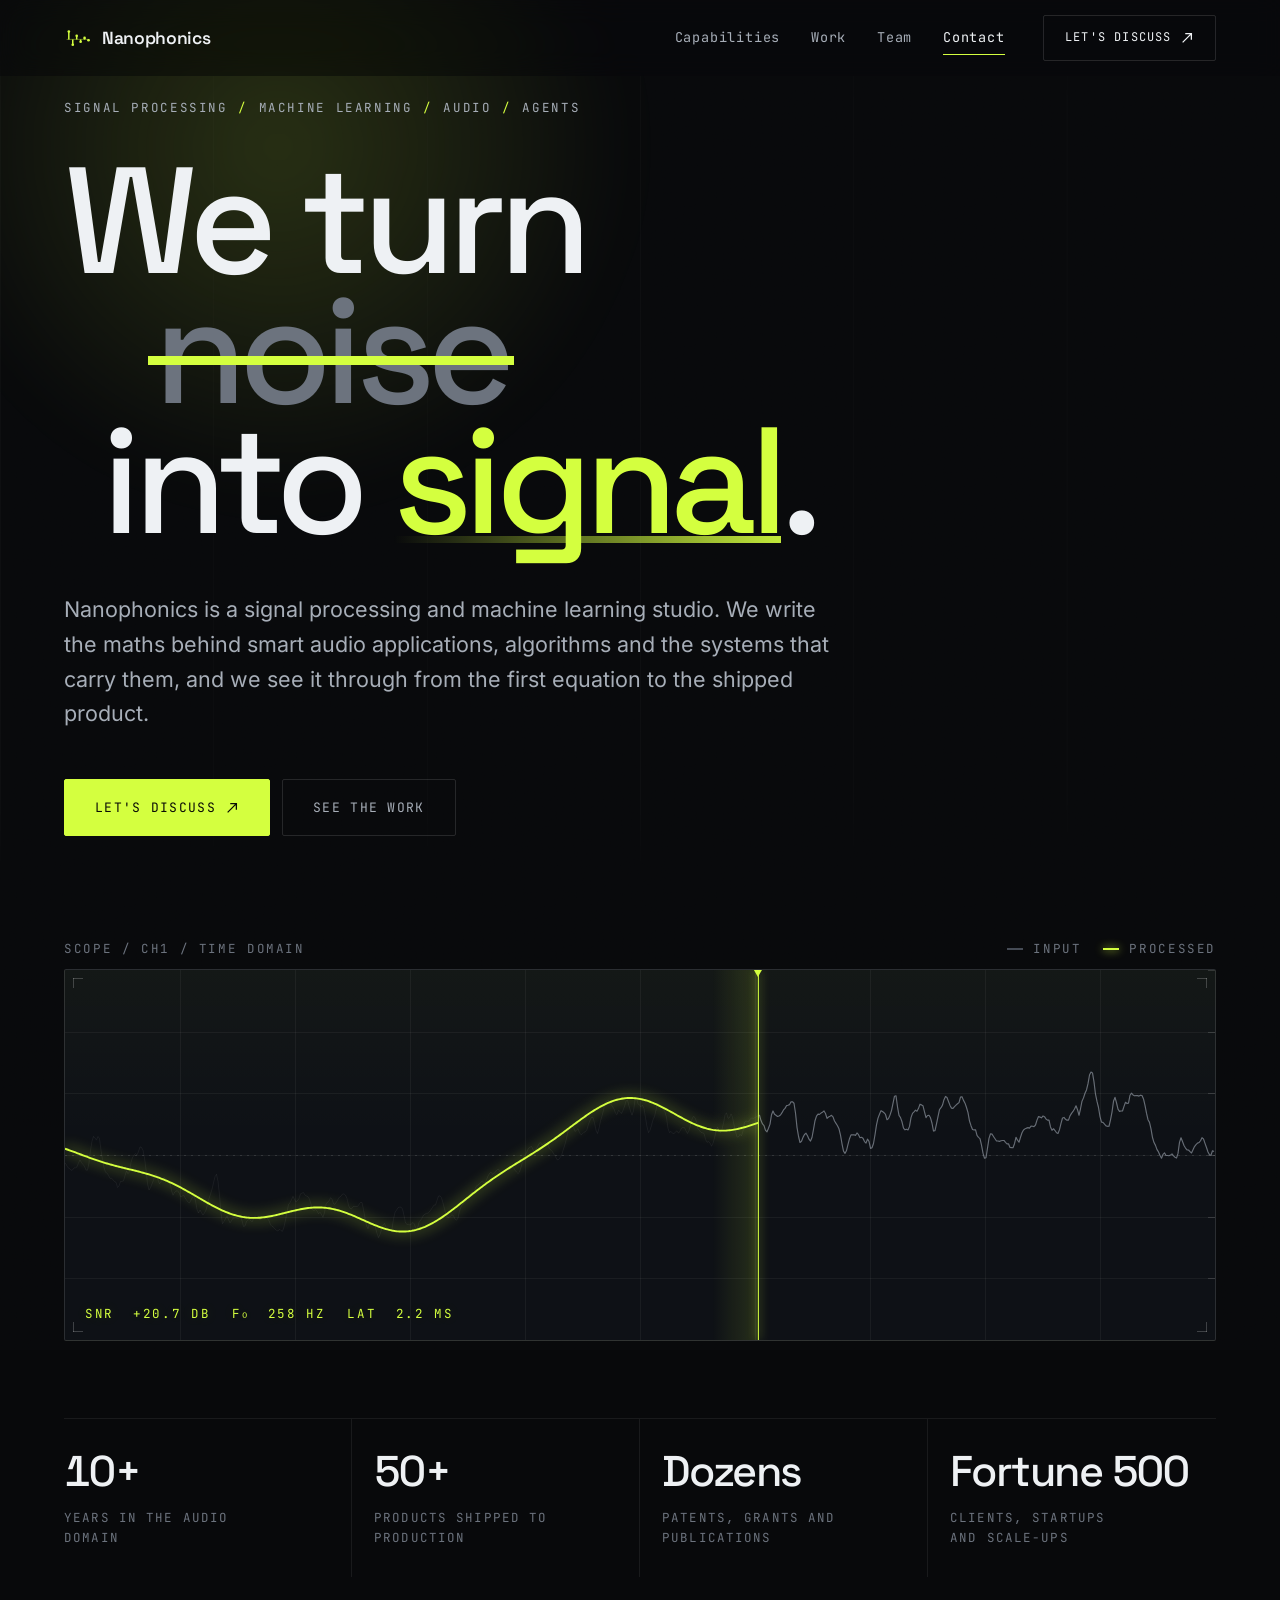
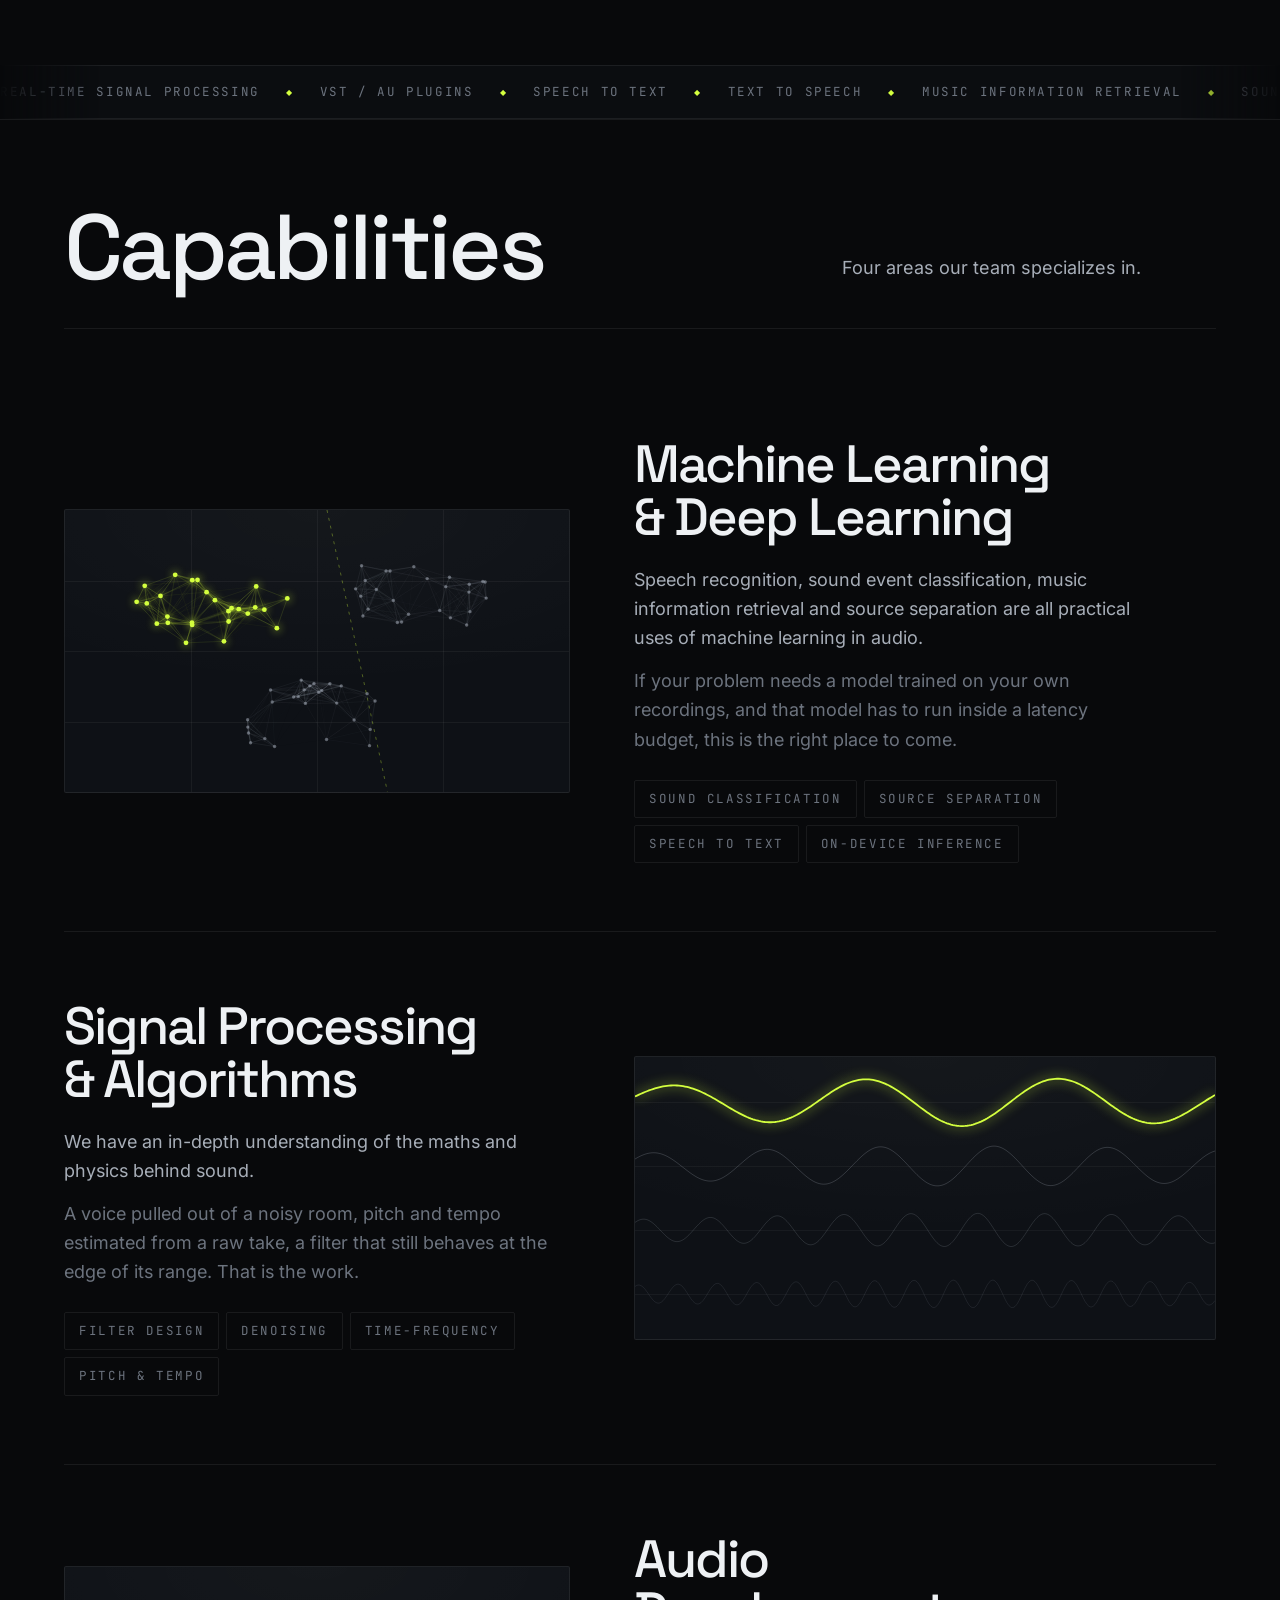
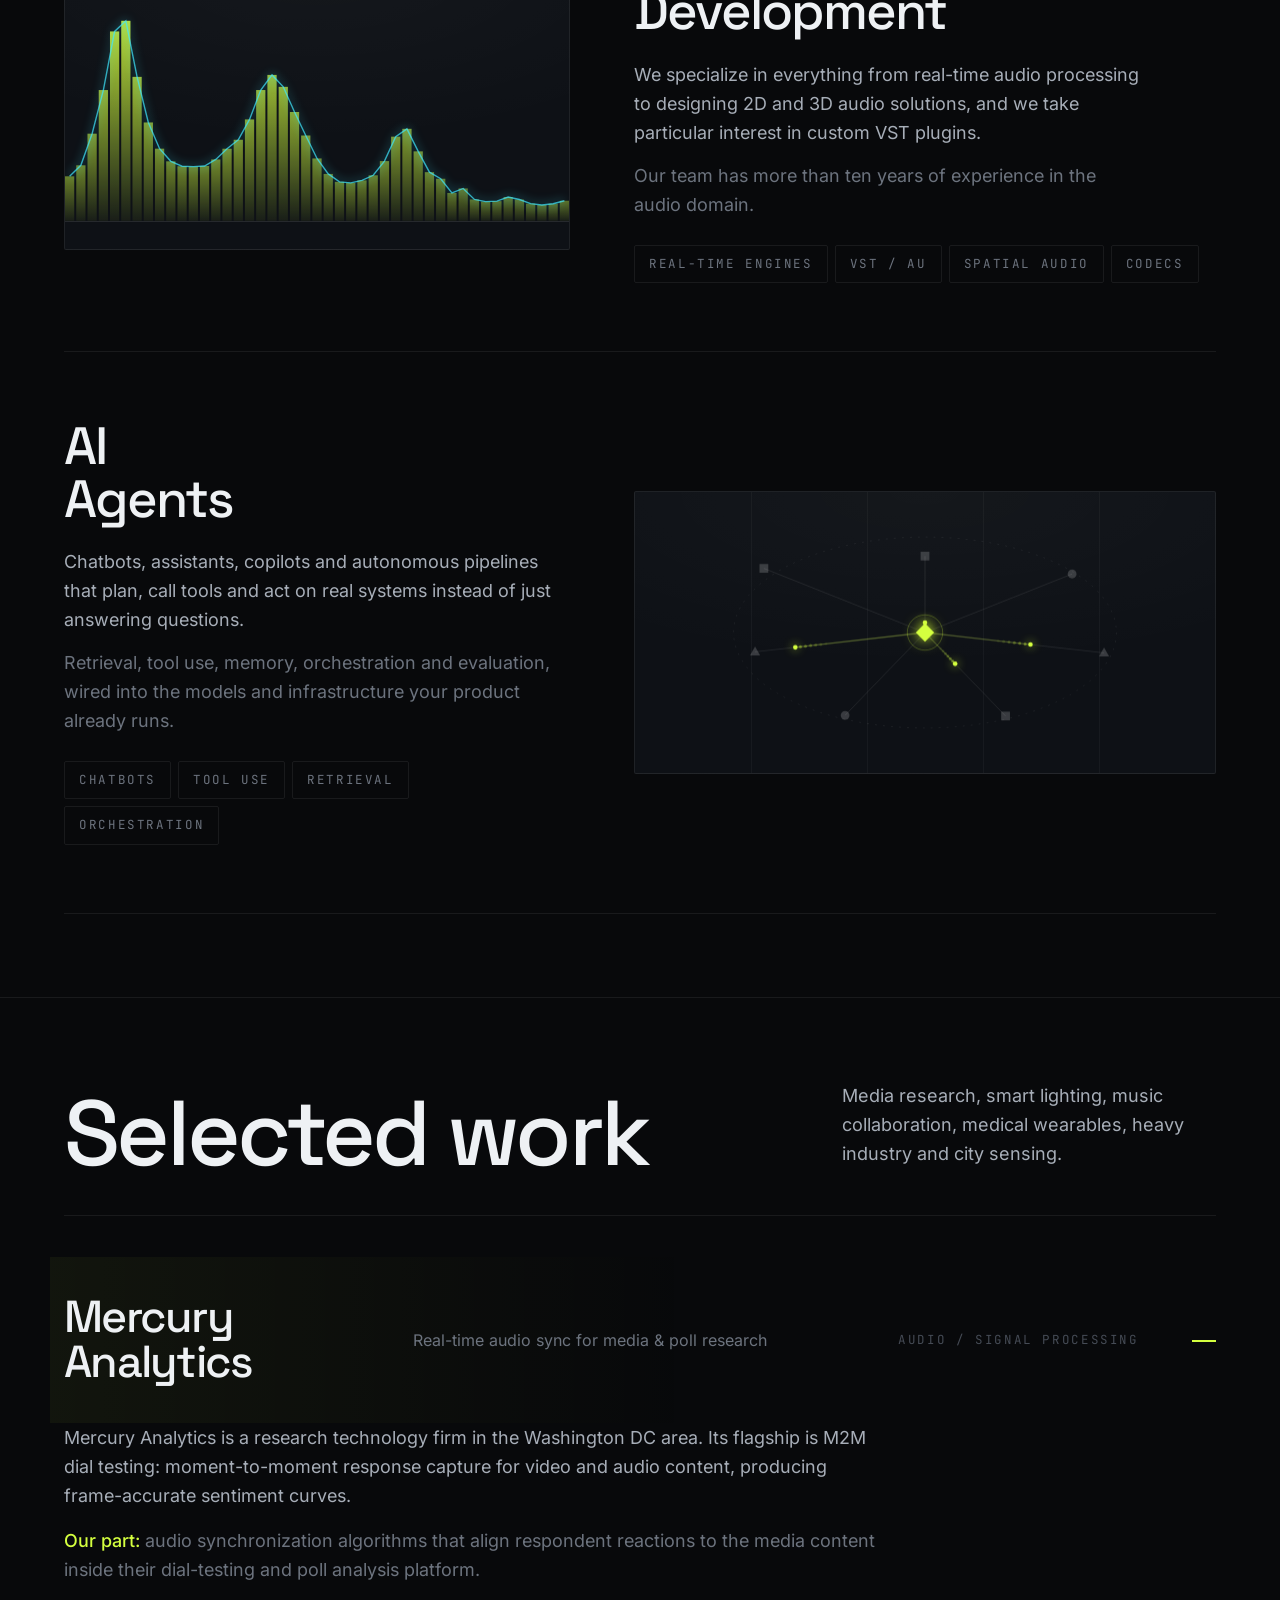
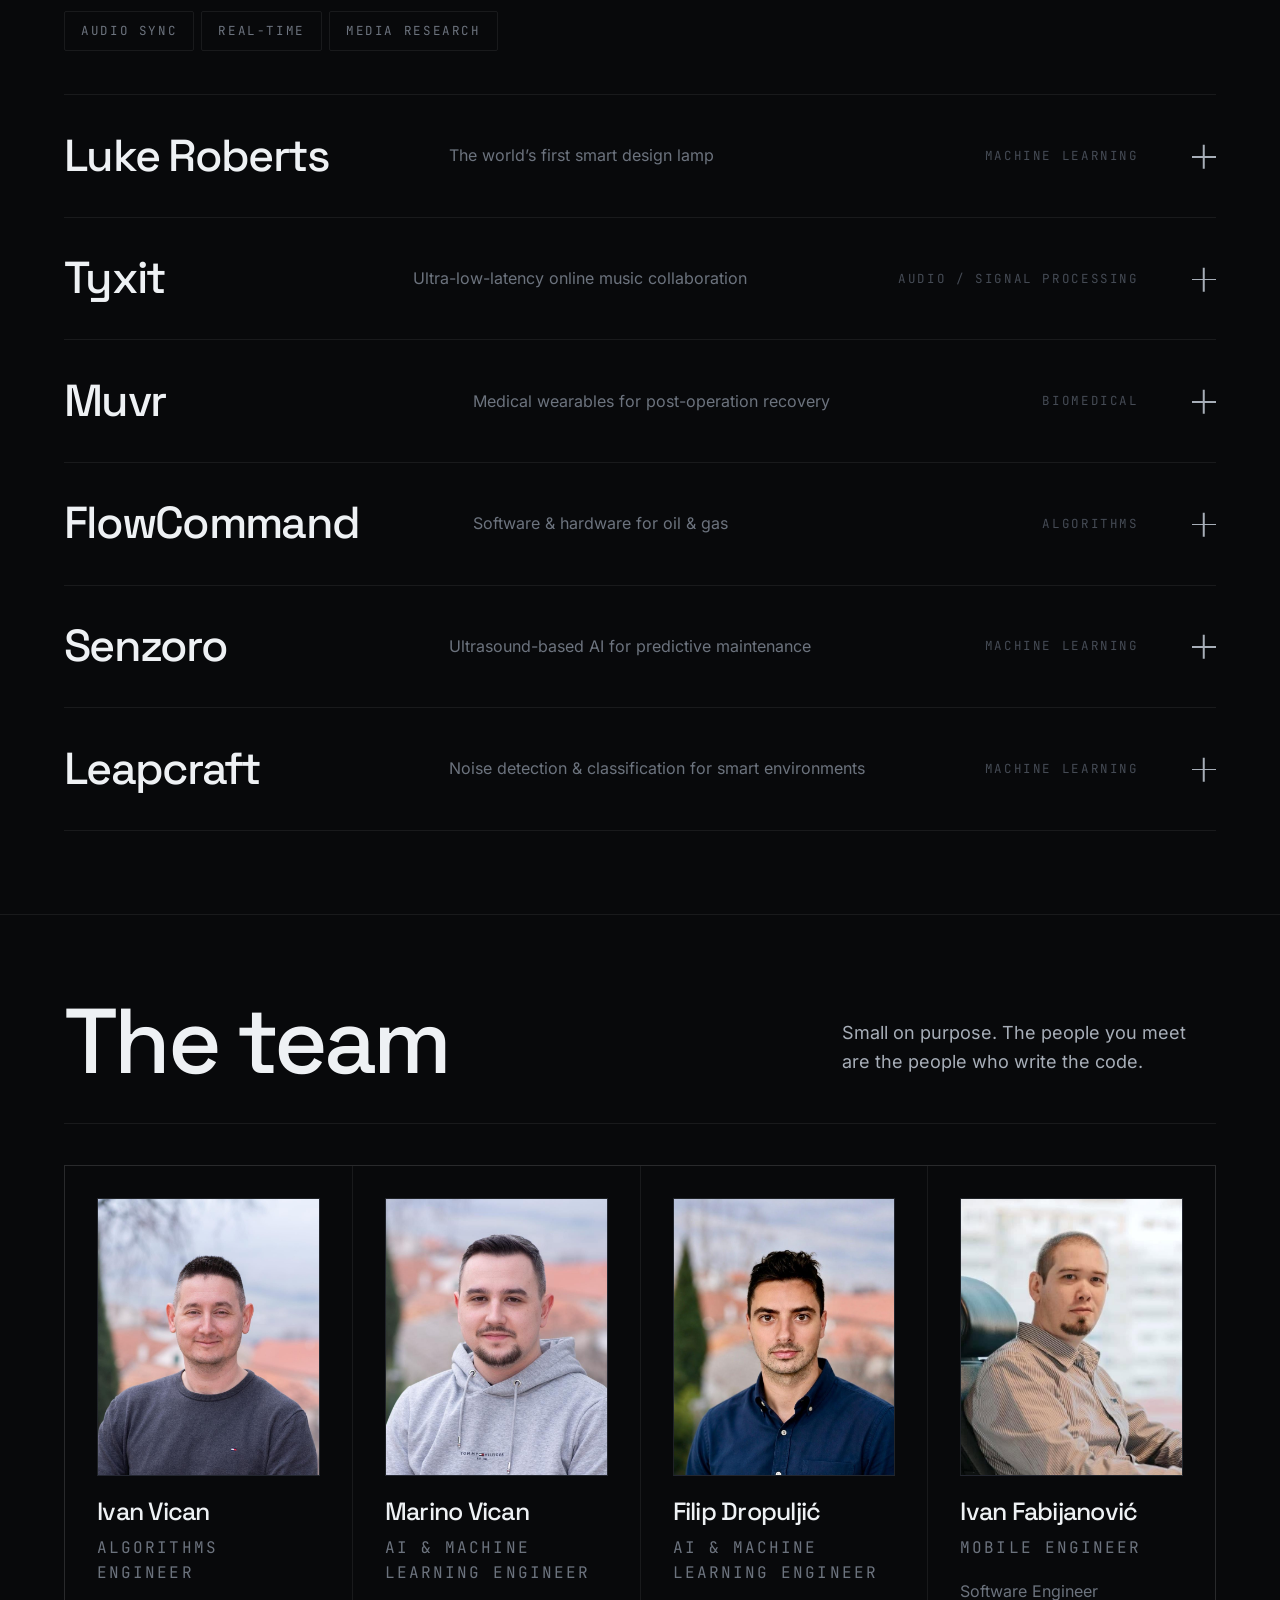
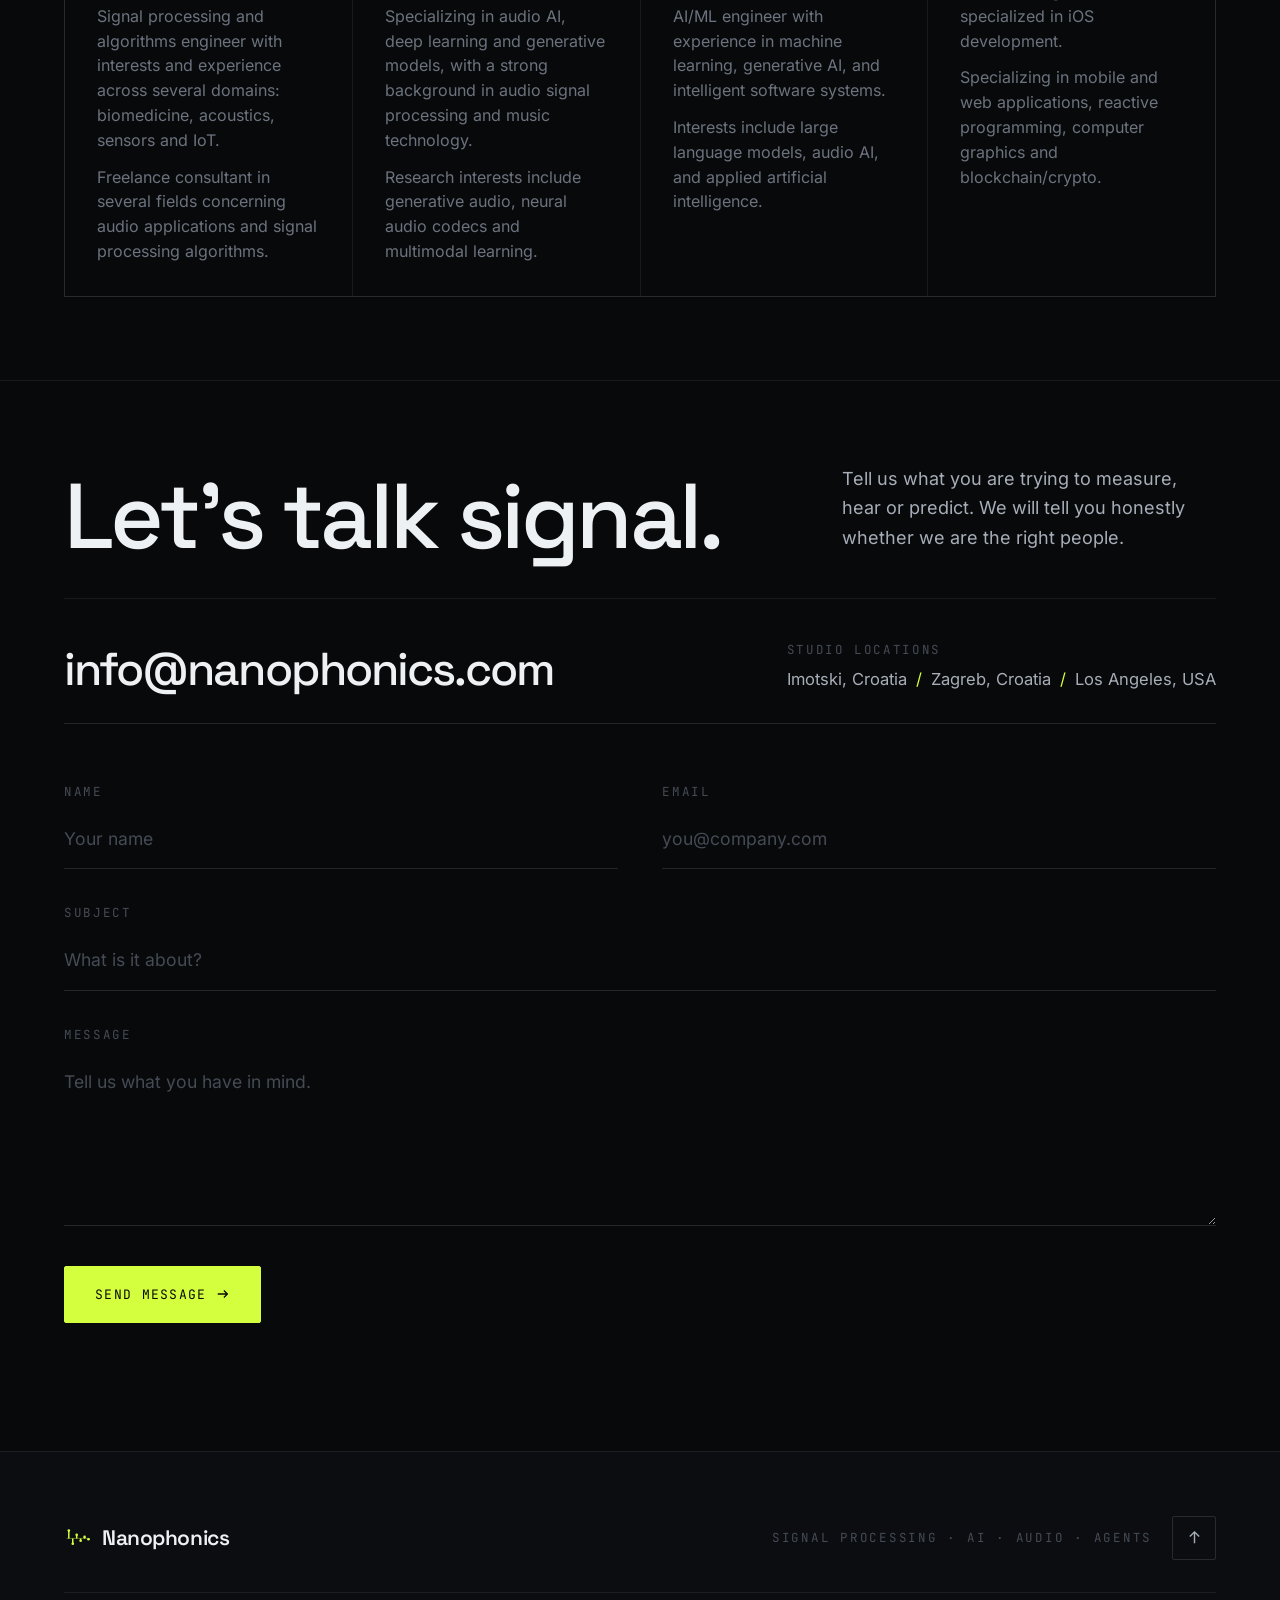
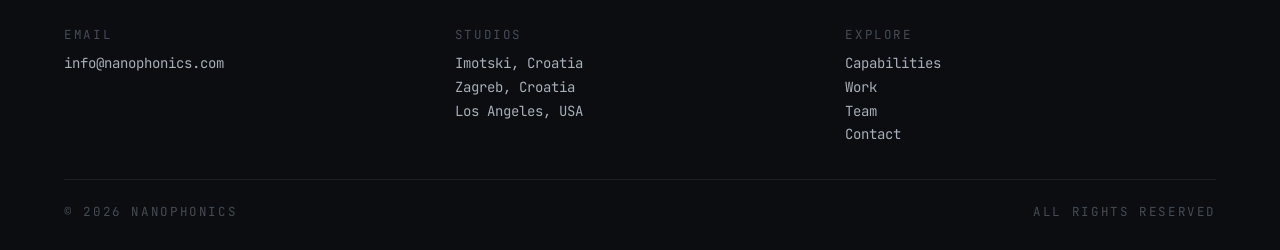
<file: index.html>
<!DOCTYPE html>
<html lang="en">
<head>
<meta charset="utf-8" />
<meta name="viewport" content="width=device-width, initial-scale=1, viewport-fit=cover" />
<title>Nanophonics | Signal Processing, Machine Learning &amp; Audio</title>
<meta name="description" content="Nanophonics is a signal processing and machine learning studio. We write the maths behind smart audio applications, algorithms and the systems that carry them." />
<meta name="theme-color" content="#08090b" />

<meta property="og:type" content="website" />
<meta property="og:title" content="Nanophonics. We turn noise into signal." />
<meta property="og:description" content="A signal processing and machine learning studio. Real-time audio, machine learning and AI agents, from the first equation to the shipped product." />
<meta property="og:url" content="https://www.nanophonics.com/" />
<meta property="og:image" content="https://www.nanophonics.com/assets/img/og.png" />
<meta name="twitter:card" content="summary_large_image" />

<link rel="canonical" href="https://www.nanophonics.com/" />
<link rel="icon" href="assets/img/favicon.svg" type="image/svg+xml" />
<link rel="apple-touch-icon" href="assets/img/favicon.svg" />

<!-- Fonts are self-hosted in assets/fonts. No third-party requests. -->
<link rel="preload" as="font" type="font/woff2" href="assets/fonts/spacegrotesk-latin.woff2" crossorigin />
<link rel="preload" as="font" type="font/woff2" href="assets/fonts/inter-latin.woff2" crossorigin />
<link rel="preload" as="font" type="font/woff2" href="assets/fonts/jetbrainsmono-latin.woff2" crossorigin />

<link rel="stylesheet" href="assets/css/style.css" />

<!-- Gates the "hidden until revealed" styles. If main.js fails to load or JS is
     off, this class is never set and every section renders plainly visible. -->
<script>document.documentElement.classList.add('js');</script>

<script type="application/ld+json">
{
  "@context": "https://schema.org",
  "@type": "ProfessionalService",
  "name": "Nanophonics",
  "url": "https://www.nanophonics.com/",
  "email": "info@nanophonics.com",
  "description": "Signal processing, machine learning, audio development and AI agents.",
  "address": [
    { "@type": "PostalAddress", "addressLocality": "Imotski", "addressCountry": "HR" },
    { "@type": "PostalAddress", "addressLocality": "Zagreb", "addressCountry": "HR" },
    { "@type": "PostalAddress", "addressLocality": "Los Angeles", "addressRegion": "CA", "addressCountry": "US" }
  ]
}
</script>
</head>

<body>
<a class="skip" href="#main">Skip to content</a>

<!-- ══ grain + grid overlay ══ -->
<div class="fx-grid" aria-hidden="true"></div>
<div class="fx-noise" aria-hidden="true"></div>

<!-- ══════════════════ NAV ══════════════════ -->
<header class="nav" id="nav">
  <div class="nav__inner">
    <a class="brand" href="#top" aria-label="Nanophonics home">
      <svg class="brand__mark" viewBox="0 0 32 24" aria-hidden="true" fill="none" stroke="currentColor">
        <path class="brand__axis" d="M3 13 H29" stroke-width="1" opacity=".45"/>
        <path d="M5.5 13 V4 M10 13 V19.2 M14.5 13 V8.8 M19 13 V15.7 M23.5 13 V11.3 M28 13 V14" stroke-width="1.7"/>
        <g fill="currentColor" stroke="none">
          <circle cx="5.5" cy="4" r="1.5"/><circle cx="10" cy="19.2" r="1.5"/><circle cx="14.5" cy="8.8" r="1.5"/>
          <circle cx="19" cy="15.7" r="1.5"/><circle cx="23.5" cy="11.3" r="1.5"/><circle cx="28" cy="14" r="1.5"/>
        </g>
      </svg>
      <span class="brand__word">Nanophonics</span>
    </a>

    <nav class="nav__links" aria-label="Primary">
      <a href="#capabilities" data-nav>Capabilities</a>
      <a href="#work"         data-nav>Work</a>
      <a href="#team"         data-nav>Team</a>
      <a href="#contact"      data-nav>Contact</a>
    </nav>

    <a class="btn btn--sm nav__cta" href="#contact">
      <span>Let's discuss</span>
      <svg viewBox="0 0 16 16" aria-hidden="true"><path d="M3 13 L13 3 M6 3 h7 v7" fill="none" stroke="currentColor" stroke-width="1.5"/></svg>
    </a>

    <button class="nav__burger" id="burger" aria-label="Open menu" aria-expanded="false" aria-controls="mobilemenu">
      <span></span><span></span>
    </button>
  </div>
  <div class="nav__rail" aria-hidden="true"><i id="navRail"></i></div>
</header>

<div class="mobilemenu" id="mobilemenu" hidden>
  <a href="#capabilities">Capabilities</a>
  <a href="#work">Work</a>
  <a href="#team">Team</a>
  <a href="#contact">Contact</a>
  <a class="mobilemenu__mail" href="mailto:info@nanophonics.com">info@nanophonics.com</a>
</div>

<main id="main">
<span id="top"></span>

<!-- ══════════════════ HERO ══════════════════ -->
<section class="hero">
  <div class="wrap hero__inner">

    <p class="eyebrow" data-r>
      Signal processing<i>/</i>Machine Learning<i>/</i>Audio<i>/</i>Agents
    </p>

    <h1 class="hero__h1">
      <span class="line" data-r data-r-d="1">We turn</span>
      <span class="line" data-r data-r-d="2"><span class="strike">noise</span></span>
      <span class="line" data-r data-r-d="3">into <span class="hl">signal<i class="hl__u"></i></span>.</span>
    </h1>

    <p class="hero__lede" data-r data-r-d="4">
      Nanophonics is a signal&nbsp;processing and machine&nbsp;learning studio. We write the maths
      behind smart audio applications, algorithms and the systems that carry them,
      and we see it through from the first equation to the shipped product.
    </p>

    <div class="hero__cta" data-r data-r-d="5">
      <a class="btn btn--fill" href="#contact">
        <span>Let's discuss</span>
        <svg viewBox="0 0 16 16" aria-hidden="true"><path d="M3 13 L13 3 M6 3 h7 v7" fill="none" stroke="currentColor" stroke-width="1.5"/></svg>
      </a>
      <a class="btn btn--ghost" href="#work"><span>See the work</span></a>
    </div>
  </div>

  <!-- live denoise scope -->
  <figure class="scope" data-r data-r-d="6">
    <figcaption class="scope__head">
      <span class="scope__tag">SCOPE / CH1 / TIME DOMAIN</span>
      <span class="scope__legend">
        <b class="k k--dim"></b>input
        <b class="k k--acc"></b>processed
      </span>
    </figcaption>
    <div class="scope__frame">
      <canvas id="scopeCanvas" aria-label="Animated oscilloscope showing a noisy input signal being cleaned by a processing edge sweeping across the screen." role="img"></canvas>
      <div class="scope__readout">
        <span data-ro="snr">SNR &nbsp;+00.0 dB</span>
        <span data-ro="f0">f₀ &nbsp;000 Hz</span>
        <span data-ro="lat">LAT &nbsp;0.0 ms</span>
      </div>
    </div>
  </figure>

  <!-- stats -->
  <div class="wrap">
    <dl class="stats" data-r>
      <div class="stats__i"><dt data-count="10" data-suffix="+">10+</dt><dd>years in the audio domain</dd></div>
      <div class="stats__i"><dt data-count="50" data-suffix="+">50+</dt><dd>products shipped to production</dd></div>
      <div class="stats__i"><dt class="stats__nc">Dozens</dt><dd>patents, grants and publications</dd></div>
      <div class="stats__i"><dt class="stats__nc">Fortune&nbsp;500</dt><dd>clients, startups and scale-ups</dd></div>
    </dl>
  </div>
</section>

<!-- ══════════════════ TICKER ══════════════════ -->
<div class="ticker" aria-hidden="true">
  <div class="ticker__track">
    <!-- the set is duplicated so the -50% loop meets itself exactly, with no gap -->
    <div class="ticker__set">
      <span>real-time signal processing</span><i>◆</i><span>VST&nbsp;/&nbsp;AU plugins</span><i>◆</i><span>speech to text</span><i>◆</i>
      <span>text to speech</span><i>◆</i><span>music information retrieval</span><i>◆</i><span>sound classification</span><i>◆</i>
      <span>3D&nbsp;&amp;&nbsp;binaural audio</span><i>◆</i><span>sensor fusion</span><i>◆</i><span>performance optimization</span><i>◆</i>
      <span>audio codecs</span><i>◆</i><span>biomedical audio</span><i>◆</i><span>AI agents</span><i>◆</i>
    </div>
    <div class="ticker__set">
      <span>real-time signal processing</span><i>◆</i><span>VST&nbsp;/&nbsp;AU plugins</span><i>◆</i><span>speech to text</span><i>◆</i>
      <span>text to speech</span><i>◆</i><span>music information retrieval</span><i>◆</i><span>sound classification</span><i>◆</i>
      <span>3D&nbsp;&amp;&nbsp;binaural audio</span><i>◆</i><span>sensor fusion</span><i>◆</i><span>performance optimization</span><i>◆</i>
      <span>audio codecs</span><i>◆</i><span>biomedical audio</span><i>◆</i><span>AI agents</span><i>◆</i>
    </div>
  </div>
</div>

<!-- ══════════════════ CAPABILITIES ══════════════════ -->
<section class="sec" id="capabilities">
  <div class="wrap">
    <header class="sec__head" data-r>
      <h2 class="sec__title">Capabilities</h2>
      <p class="sec__note">Four areas our team specializes in.</p>
    </header>

    <div class="caps">

      <article class="cap" data-r>
        <div class="cap__viz"><canvas data-viz="embed" aria-hidden="true"></canvas></div>
        <div class="cap__body">
          <h3 class="cap__t">Machine Learning<br/>&amp; Deep Learning</h3>
          <p>Speech recognition, sound event classification, music information retrieval and source separation are all practical uses of machine learning in audio.</p>
          <p class="cap__p2">If your problem needs a model trained on your own recordings, and that model has to run inside a latency budget, this is the right place to come.</p>
          <ul class="tags">
            <li>sound classification</li><li>source separation</li><li>speech to text</li><li>on-device inference</li>
          </ul>
        </div>
      </article>

      <article class="cap" data-r>
        <div class="cap__viz"><canvas data-viz="wave" aria-hidden="true"></canvas></div>
        <div class="cap__body">
          <h3 class="cap__t">Signal Processing<br/>&amp; Algorithms</h3>
          <p>We have an in-depth understanding of the maths and physics behind sound.</p>
          <p class="cap__p2">A voice pulled out of a noisy room, pitch and tempo estimated from a raw take, a filter that still behaves at the edge of its range. That is the work.</p>
          <ul class="tags">
            <li>filter design</li><li>denoising</li><li>time-frequency</li><li>pitch &amp; tempo</li>
          </ul>
        </div>
      </article>

      <article class="cap" data-r>
        <div class="cap__viz"><canvas data-viz="spectrum" aria-hidden="true"></canvas></div>
        <div class="cap__body">
          <h3 class="cap__t">Audio<br/>Development</h3>
          <p>We specialize in everything from real-time audio processing to designing 2D and 3D audio solutions, and we take particular interest in custom VST plugins.</p>
          <p class="cap__p2">Our team has more than ten years of experience in the audio domain.</p>
          <ul class="tags">
            <li>real-time engines</li><li>VST&nbsp;/&nbsp;AU</li><li>spatial audio</li><li>codecs</li>
          </ul>
        </div>
      </article>

      <article class="cap" data-r>
        <div class="cap__viz"><canvas data-viz="agents" aria-hidden="true"></canvas></div>
        <div class="cap__body">
          <h3 class="cap__t">AI<br/>Agents</h3>
          <p>Chatbots, assistants, copilots and autonomous pipelines that plan, call tools and act on real systems instead of just answering questions.</p>
          <p class="cap__p2">Retrieval, tool use, memory, orchestration and evaluation, wired into the models and infrastructure your product already runs.</p>
          <ul class="tags">
            <li>chatbots</li><li>tool use</li><li>retrieval</li><li>orchestration</li>
          </ul>
        </div>
      </article>

    </div>
  </div>
</section>

<!-- ══════════════════ WORK ══════════════════ -->
<section class="sec sec--work" id="work">
  <div class="wrap">
    <header class="sec__head" data-r>
      <h2 class="sec__title">Selected work</h2>
      <p class="sec__note">Media research, smart lighting, music collaboration, medical wearables, heavy industry and city sensing.</p>
    </header>

    <ol class="work">

      <li class="work__row" data-r>
        <button class="work__btn" aria-expanded="true" aria-controls="w1">
          <span class="work__name">Mercury Analytics</span>
          <span class="work__kicker">Real-time audio sync for media &amp; poll research</span>
          <span class="work__meta">Audio&nbsp;/&nbsp;Signal&nbsp;processing</span>
          <span class="work__plus" aria-hidden="true"><i></i><i></i></span>
        </button>
        <div class="work__panel" id="w1">
          <div class="work__panelIn">
            <p>Mercury Analytics is a research technology firm in the Washington DC area. Its flagship is M2M dial testing: moment-to-moment response capture for video and audio content, producing frame-accurate sentiment curves.</p>
            <p class="work__role"><b>Our part:</b> audio synchronization algorithms that align respondent reactions to the media content inside their dial-testing and poll analysis platform.</p>
            <ul class="tags tags--lg"><li>audio sync</li><li>real-time</li><li>media research</li></ul>
          </div>
        </div>
      </li>

      <li class="work__row" data-r>
        <button class="work__btn" aria-expanded="true" aria-controls="w2">
          <span class="work__name">Luke Roberts</span>
          <span class="work__kicker">The world’s first smart design lamp</span>
          <span class="work__meta">Machine Learning</span>
          <span class="work__plus" aria-hidden="true"><i></i><i></i></span>
        </button>
        <div class="work__panel" id="w2">
          <div class="work__panelIn">
            <p>Luke Roberts provides unique directional lighting technology powered by artificial intelligence, to give you the perfect light for any situation.</p>
            <p class="work__role"><b>Our part:</b> senior engineers from Nanophonics provide the machine learning solutions behind this state-of-the-art lamp.</p>
            <ul class="tags tags--lg"><li>ML models</li><li>embedded</li><li>IoT</li></ul>
          </div>
        </div>
      </li>

      <li class="work__row" data-r>
        <button class="work__btn" aria-expanded="true" aria-controls="w3">
          <span class="work__name">Tyxit</span>
          <span class="work__kicker">Ultra-low-latency online music collaboration</span>
          <span class="work__meta">Audio&nbsp;/&nbsp;Signal&nbsp;processing</span>
          <span class="work__plus" aria-hidden="true"><i></i><i></i></span>
        </button>
        <div class="work__panel" id="w3">
          <div class="work__panelIn">
            <p>Tyxit lets musicians play together over the internet with latency low enough to stay in time.</p>
            <p class="work__role"><b>Our part:</b> Nanophonics engineers helped develop novel audio codecs and real-time adaptive latency handling, so performance holds up through strong network interruptions and low bandwidth.</p>
            <ul class="tags tags--lg"><li>audio codecs</li><li>jitter buffering</li><li>real-time</li></ul>
          </div>
        </div>
      </li>

      <li class="work__row" data-r>
        <button class="work__btn" aria-expanded="true" aria-controls="w4">
          <span class="work__name">Muvr</span>
          <span class="work__kicker">Medical wearables for post-operation recovery</span>
          <span class="work__meta">Biomedical</span>
          <span class="work__plus" aria-hidden="true"><i></i><i></i></span>
        </button>
        <div class="work__panel" id="w4">
          <div class="work__panelIn">
            <p>Muvr’s proprietary wearable sensors enable real-time joint motion tracking on a smartphone. More than 18,000 data points per minute and intelligent algorithms produce accurate, objective and actionable insight.</p>
            <p class="work__role"><b>Our part:</b> Nanophonics fine-tuned the signal processing algorithms in order to improve patient recovery rates.</p>
            <ul class="tags tags--lg"><li>sensor fusion</li><li>motion tracking</li><li>mobile</li></ul>
          </div>
        </div>
      </li>

      <li class="work__row" data-r>
        <button class="work__btn" aria-expanded="true" aria-controls="w5">
          <span class="work__name">FlowCommand</span>
          <span class="work__kicker">Software &amp; hardware for oil &amp; gas</span>
          <span class="work__meta">Algorithms</span>
          <span class="work__plus" aria-hidden="true"><i></i><i></i></span>
        </button>
        <div class="work__panel" id="w5">
          <div class="work__panelIn">
            <p>FlowCommand is a full-service technology company providing software and hardware for oil &amp; gas companies. Their mission is simple: reduce risk and cost with expertly architected, breakthrough technology.</p>
            <p class="work__role"><b>Our part:</b> we contributed the velocity tracking and prediction technology, through signal processing and algorithm work.</p>
            <ul class="tags tags--lg"><li>estimation</li><li>prediction</li><li>industrial</li></ul>
          </div>
        </div>
      </li>

      <li class="work__row" data-r>
        <button class="work__btn" aria-expanded="true" aria-controls="w6">
          <span class="work__name">Senzoro</span>
          <span class="work__kicker">Ultrasound-based AI for predictive maintenance</span>
          <span class="work__meta">Machine Learning</span>
          <span class="work__plus" aria-hidden="true"><i></i><i></i></span>
        </button>
        <div class="work__panel" id="w6">
          <div class="work__panelIn">
            <p>Senzoro is a Vienna-based company doing predictive maintenance with ultrasound and AI, detecting bearing damage, lubrication problems and cavitation on industrial machines.</p>
            <p class="work__role"><b>Our part:</b> machine learning algorithms that predict failures in CNC and similar machines from ultrasonic sensor data.</p>
            <ul class="tags tags--lg"><li>ultrasound</li><li>predictive maintenance</li><li>classification</li></ul>
          </div>
        </div>
      </li>

      <li class="work__row" data-r>
        <button class="work__btn" aria-expanded="true" aria-controls="w7">
          <span class="work__name">Leapcraft</span>
          <span class="work__kicker">Noise detection &amp; classification for smart environments</span>
          <span class="work__meta">Machine Learning</span>
          <span class="work__plus" aria-hidden="true"><i></i><i></i></span>
        </button>
        <div class="work__panel" id="w7">
          <div class="work__panelIn">
            <p>Leapcraft is a Copenhagen company doing sensing-as-a-service for smart cities and buildings, covering air quality, noise and thermal comfort.</p>
            <p class="work__role"><b>Our part:</b> noise detection and classification algorithms for environmental sensing in cities and buildings.</p>
            <ul class="tags tags--lg"><li>sound classification</li><li>environmental sensing</li><li>edge</li></ul>
          </div>
        </div>
      </li>

    </ol>
  </div>
</section>

<!-- ══════════════════ TEAM ══════════════════ -->
<section class="sec sec--team" id="team">
  <div class="wrap">
    <header class="sec__head" data-r>
      <h2 class="sec__title">The team</h2>
      <p class="sec__note">Small on purpose. The people you meet are the people who write the code.</p>
    </header>

    <div class="team">

      <article class="member" data-r>
        <div class="member__photo">
          <img src="assets/img/team/ivan-vican.jpg" alt="Ivan Vican" loading="lazy" decoding="async" onerror="this.closest('.member__photo').classList.add('is-empty')" />
          <span class="member__ph" aria-hidden="true">IV</span>
        </div>
        <div class="member__info">
          <h3>Ivan Vican</h3>
          <p class="member__role">Algorithms Engineer</p>
          <p>Signal processing and algorithms engineer with interests and experience across several domains: biomedicine, acoustics, sensors and IoT.</p>
          <p>Freelance consultant in several fields concerning audio applications and signal processing algorithms.</p>
        </div>
      </article>

      <article class="member" data-r>
        <div class="member__photo">
          <img src="assets/img/team/marino-vican.jpg" alt="Marino Vican" loading="lazy" decoding="async" onerror="this.closest('.member__photo').classList.add('is-empty')" />
          <span class="member__ph" aria-hidden="true">MV</span>
        </div>
        <div class="member__info">
          <h3>Marino Vican</h3>
          <p class="member__role">AI &amp; Machine Learning Engineer</p>
          <p>Specializing in audio AI, deep learning and generative models, with a strong background in audio signal processing and music technology.</p>
          <p>Research interests include generative audio, neural audio codecs and multimodal learning.</p>
        </div>
      </article>

      <article class="member" data-r>
        <div class="member__photo">
          <img src="assets/img/team/filip-dropuljic.jpg" alt="Filip Dropuljić" loading="lazy" decoding="async" onerror="this.closest('.member__photo').classList.add('is-empty')" />
          <span class="member__ph" aria-hidden="true">FD</span>
        </div>
        <div class="member__info">
          <h3>Filip Dropuljić</h3>
          <p class="member__role">AI &amp; Machine Learning Engineer</p>
          <p>AI/ML engineer with experience in machine learning, generative AI, and intelligent software systems.</p>
          <p>Interests include large language models, audio AI, and applied artificial intelligence.</p>
        </div>
      </article>

      <article class="member" data-r>
        <div class="member__photo">
          <img src="assets/img/team/ivan-fabijanovic.jpg" alt="Ivan Fabijanović" loading="lazy" decoding="async" onerror="this.closest('.member__photo').classList.add('is-empty')" />
          <span class="member__ph" aria-hidden="true">IF</span>
        </div>
        <div class="member__info">
          <h3>Ivan Fabijanović</h3>
          <p class="member__role">Mobile Engineer</p>
          <p>Software Engineer specialized in iOS development.</p>
          <p>Specializing in mobile and web applications, reactive programming, computer graphics and blockchain/crypto.</p>
        </div>
      </article>

    </div>
  </div>
</section>

<!-- ══════════════════ CONTACT ══════════════════ -->
<section class="sec sec--contact" id="contact">
  <div class="wrap">
    <header class="sec__head" data-r>
      <h2 class="sec__title">Let's talk <br class="br-m"/>signal.</h2>
      <p class="sec__note">Tell us what you are trying to measure, hear or predict. We will tell you honestly whether we are the right people.</p>
    </header>

    <div class="contact">

      <div class="contact__bar" data-r>
        <p class="bigmail">info@nanophonics.com</p>
        <dl class="details">
          <div>
            <dt>Studio locations</dt>
            <dd>Imotski, Croatia<i>/</i>Zagreb, Croatia<i>/</i>Los Angeles, USA</dd>
          </div>
        </dl>
      </div>

      <form class="form" id="contactForm" data-r novalidate
            method="POST"
            action=""
            name="contact" data-netlify="true" netlify-honeypot="_gotcha">
        <!-- On Netlify hosting the attributes above register the form at deploy
             time and submissions land in the Netlify dashboard. Anywhere else,
             set a Formspree/Basin endpoint in `action`; with neither, the form
             falls back to opening the visitor's mail client. -->
        <input type="hidden" name="form-name" value="contact" />
        <div class="field">
          <label for="f-name">Name</label>
          <input id="f-name" name="name" type="text" autocomplete="name" required placeholder="Your name" />
          <span class="field__err" data-err></span>
        </div>
        <div class="field">
          <label for="f-email">Email</label>
          <input id="f-email" name="email" type="email" autocomplete="email" required placeholder="you@company.com" />
          <span class="field__err" data-err></span>
        </div>
        <div class="field field--full">
          <label for="f-subject">Subject</label>
          <input id="f-subject" name="subject" type="text" placeholder="What is it about?" />
          <span class="field__err" data-err></span>
        </div>
        <div class="field field--full">
          <label for="f-message">Message</label>
          <textarea id="f-message" name="message" rows="5" required placeholder="Tell us what you have in mind."></textarea>
          <span class="field__err" data-err></span>
        </div>

        <!-- honeypot -->
        <input class="hp" type="text" name="_gotcha" tabindex="-1" autocomplete="off" aria-hidden="true" />

        <div class="form__foot">
          <button class="btn btn--fill" type="submit">
            <span>Send message</span>
            <svg viewBox="0 0 16 16" aria-hidden="true"><path d="M2 8 h11 M9 4 l4 4 l-4 4" fill="none" stroke="currentColor" stroke-width="1.5"/></svg>
          </button>
          <p class="form__status" id="formStatus" role="status" aria-live="polite"></p>
        </div>
      </form>

    </div>
  </div>
</section>
</main>

<!-- ══════════════════ FOOTER ══════════════════ -->
<footer class="foot">
  <div class="wrap">
    <div class="foot__top">
      <a class="brand brand--foot" href="#top">
        <svg class="brand__mark" viewBox="0 0 32 24" aria-hidden="true" fill="none" stroke="currentColor">
          <path class="brand__axis" d="M3 13 H29" stroke-width="1" opacity=".45"/>
          <path d="M5.5 13 V4 M10 13 V19.2 M14.5 13 V8.8 M19 13 V15.7 M23.5 13 V11.3 M28 13 V14" stroke-width="1.7"/>
          <g fill="currentColor" stroke="none">
            <circle cx="5.5" cy="4" r="1.5"/><circle cx="10" cy="19.2" r="1.5"/><circle cx="14.5" cy="8.8" r="1.5"/>
            <circle cx="19" cy="15.7" r="1.5"/><circle cx="23.5" cy="11.3" r="1.5"/><circle cx="28" cy="14" r="1.5"/>
          </g>
        </svg>
        <span class="brand__word">Nanophonics</span>
      </a>
      <p class="foot__claim">Signal processing&nbsp;· AI&nbsp;· audio&nbsp;· agents</p>
      <a class="foot__up" href="#top" aria-label="Back to top">
        <svg viewBox="0 0 16 16" aria-hidden="true"><path d="M8 14 V2 M3 7 l5-5 l5 5" fill="none" stroke="currentColor" stroke-width="1.5"/></svg>
      </a>
    </div>

    <dl class="legal">
      <div>
        <dt>Email</dt>
        <dd><a href="mailto:info@nanophonics.com">info@nanophonics.com</a></dd>
      </div>
      <div>
        <dt>Studios</dt>
        <dd>Imotski, Croatia<br/>Zagreb, Croatia<br/>Los Angeles, USA</dd>
      </div>
      <div>
        <dt>Explore</dt>
        <dd><a href="#capabilities">Capabilities</a><br/><a href="#work">Work</a><br/><a href="#team">Team</a><br/><a href="#contact">Contact</a></dd>
      </div>
    </dl>

    <div class="foot__bar">
      <span>© <span id="year">2026</span> Nanophonics</span>
      <span class="foot__coord">All rights reserved</span>
    </div>
  </div>
</footer>

<script src="assets/js/main.js" defer></script>
</body>
</html>
</file>
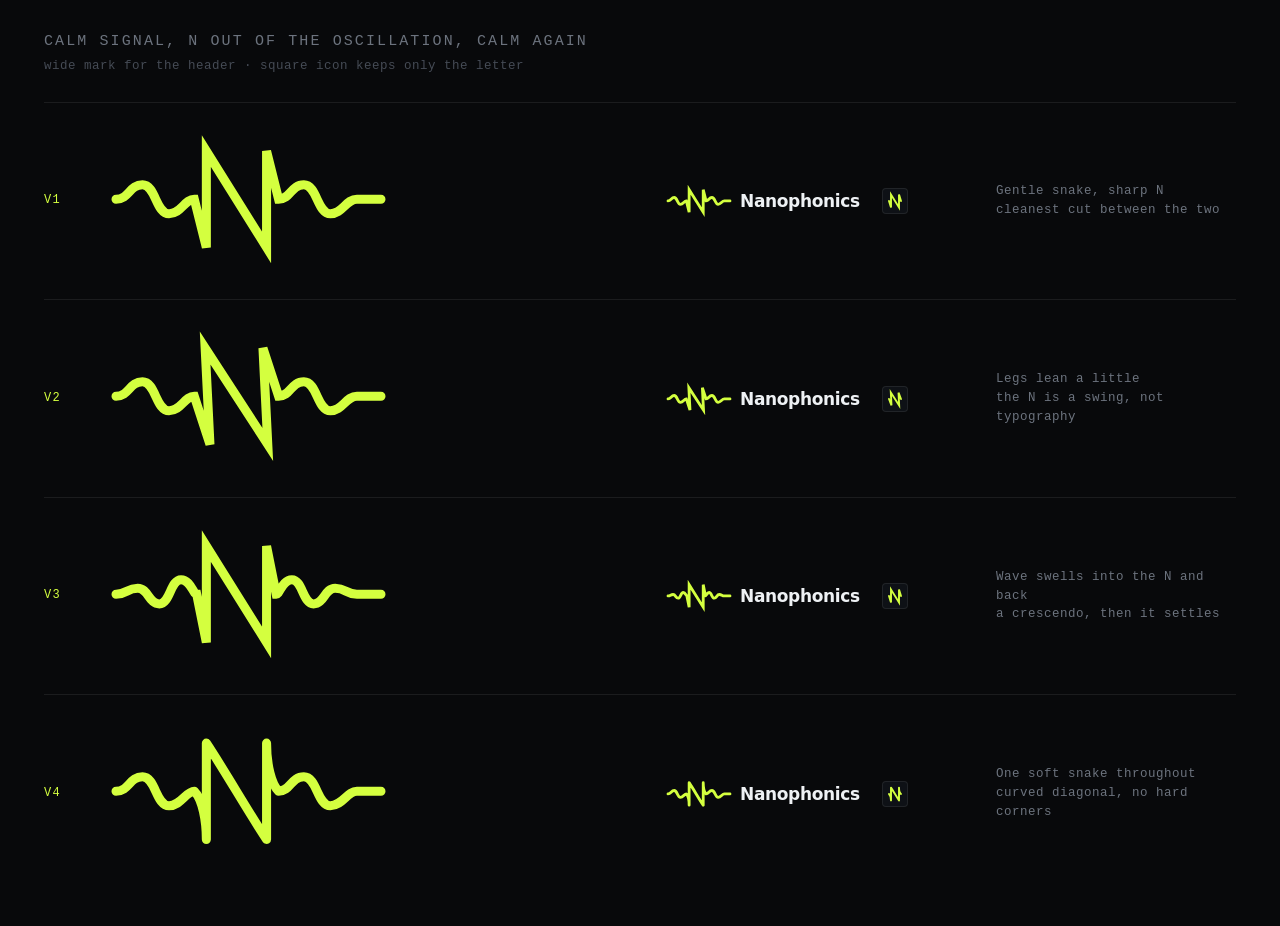
<file: design/logos/n-preview.html>
<!doctype html>
<meta charset="utf-8">
<title>Nanophonics — signal becomes N</title>
<style>
  :root{ --bg:#08090b; --acc:#d4ff3f; --ink:#eef1f4; --ink3:#6c737e; --line:rgba(255,255,255,.08); }
  *{box-sizing:border-box;margin:0}
  body{background:var(--bg);color:var(--ink);font-family:system-ui,sans-serif;padding:34px 44px}
  h1{font:400 15px/1 ui-monospace,Consolas,monospace;letter-spacing:.14em;text-transform:uppercase;
     color:var(--ink3);margin-bottom:8px}
  h2{font:400 12.5px/1.5 ui-monospace,Consolas,monospace;color:#454b55;margin-bottom:26px;letter-spacing:.04em}
  .row{display:grid;grid-template-columns:44px 1fr 300px 240px;gap:28px;align-items:center;
       padding:24px 0;border-top:1px solid var(--line)}
  .tag{font:400 12px/1.3 ui-monospace,Consolas,monospace;color:var(--acc);letter-spacing:.1em}
  .desc{font:400 12.5px/1.5 ui-monospace,Consolas,monospace;color:var(--ink3);letter-spacing:.04em}
  .big svg{width:265px;height:auto;color:var(--acc);overflow:visible}
  .sizes{display:flex;align-items:center;gap:22px}
  .lockup{display:flex;align-items:center;gap:10px}
  .lockup svg{width:62px;height:auto;color:var(--acc);overflow:visible}
  .word{font-weight:600;font-size:17px;letter-spacing:-.02em}
  .fav{width:16px;height:16px;color:var(--acc);overflow:visible}
  .favbox{display:grid;place-items:center;width:26px;height:26px;background:#0e1116;
          border:1px solid var(--line);border-radius:4px}
</style>
<body>
<h1>Calm signal, N out of the oscillation, calm again</h1>
<h2>wide mark for the header · square icon keeps only the letter</h2>

<!-- ═══ V1 : gentle snake, sharp N ═══ -->
<div class="row">
  <div class="tag">V1</div>
  <div class="big">
    <svg viewBox="0 0 44 24" fill="none" stroke="currentColor" stroke-width="1.5" stroke-linecap="round" stroke-linejoin="miter">
      <path d="M0 12 C2.2 12 2.2 9.6 4.4 9.6 C6.6 9.6 6.6 14.4 8.8 14.4 C10.8 14.4 11.4 12 13 12
               L15 20 L15 4 L25 20 L25 4 L27 12
               C29 12 29 9.6 31.2 9.6 C33.4 9.6 33.4 14.4 35.6 14.4 C37.6 14.4 38.2 12 40 12 L44 12"/>
    </svg>
  </div>
  <div class="sizes">
    <div class="lockup"><svg viewBox="0 0 44 24" fill="none" stroke="currentColor" stroke-width="2" stroke-linecap="round"><path d="M0 12 C2.2 12 2.2 9.6 4.4 9.6 C6.6 9.6 6.6 14.4 8.8 14.4 C10.8 14.4 11.4 12 13 12 L15 20 L15 4 L25 20 L25 4 L27 12 C29 12 29 9.6 31.2 9.6 C33.4 9.6 33.4 14.4 35.6 14.4 C37.6 14.4 38.2 12 40 12 L44 12"/></svg><span class="word">Nanophonics</span></div>
    <div class="favbox"><svg class="fav" viewBox="12 2 16 20" fill="none" stroke="currentColor" stroke-width="2.4" stroke-linecap="round"><path d="M12.5 12 L15 20 L15 4 L25 20 L25 4 L27.5 12"/></svg></div>
  </div>
  <div class="desc">Gentle snake, sharp N<br>cleanest cut between the two</div>
</div>

<!-- ═══ V2 : the legs lean, N stays a swing ═══ -->
<div class="row">
  <div class="tag">V2</div>
  <div class="big">
    <svg viewBox="0 0 44 24" fill="none" stroke="currentColor" stroke-width="1.5" stroke-linecap="round" stroke-linejoin="miter">
      <path d="M0 12 C2.2 12 2.2 9.6 4.4 9.6 C6.6 9.6 6.6 14.4 8.8 14.4 C10.8 14.4 11.4 12 13 12
               L15.6 20 L14.8 4 L25.2 20 L24.4 4 L27 12
               C29 12 29 9.6 31.2 9.6 C33.4 9.6 33.4 14.4 35.6 14.4 C37.6 14.4 38.2 12 40 12 L44 12"/>
    </svg>
  </div>
  <div class="sizes">
    <div class="lockup"><svg viewBox="0 0 44 24" fill="none" stroke="currentColor" stroke-width="2" stroke-linecap="round"><path d="M0 12 C2.2 12 2.2 9.6 4.4 9.6 C6.6 9.6 6.6 14.4 8.8 14.4 C10.8 14.4 11.4 12 13 12 L15.6 20 L14.8 4 L25.2 20 L24.4 4 L27 12 C29 12 29 9.6 31.2 9.6 C33.4 9.6 33.4 14.4 35.6 14.4 C37.6 14.4 38.2 12 40 12 L44 12"/></svg><span class="word">Nanophonics</span></div>
    <div class="favbox"><svg class="fav" viewBox="12 2 16 20" fill="none" stroke="currentColor" stroke-width="2.4" stroke-linecap="round"><path d="M12.5 12 L15.6 20 L14.8 4 L25.2 20 L24.4 4 L27.5 12"/></svg></div>
  </div>
  <div class="desc">Legs lean a little<br>the N is a swing, not typography</div>
</div>

<!-- ═══ V3 : the wave grows into the N, then shrinks ═══ -->
<div class="row">
  <div class="tag">V3</div>
  <div class="big">
    <svg viewBox="0 0 44 24" fill="none" stroke="currentColor" stroke-width="1.5" stroke-linecap="round" stroke-linejoin="miter">
      <path d="M0 12 C1.8 12 1.8 11 3.6 11 C5.4 11 5.4 13.6 7.2 13.6 C9 13.6 9 9.6 10.8 9.6 C12.4 9.6 12.8 12 13.4 12
               L15 20 L15 4 L25 20 L25 4 L26.6 12
               C27.2 12 27.6 9.6 29.2 9.6 C31 9.6 31 13.6 32.8 13.6 C34.6 13.6 34.6 11 36.4 11 C38.2 11 38.2 12 40 12 L44 12"/>
    </svg>
  </div>
  <div class="sizes">
    <div class="lockup"><svg viewBox="0 0 44 24" fill="none" stroke="currentColor" stroke-width="2" stroke-linecap="round"><path d="M0 12 C1.8 12 1.8 11 3.6 11 C5.4 11 5.4 13.6 7.2 13.6 C9 13.6 9 9.6 10.8 9.6 C12.4 9.6 12.8 12 13.4 12 L15 20 L15 4 L25 20 L25 4 L26.6 12 C27.2 12 27.6 9.6 29.2 9.6 C31 9.6 31 13.6 32.8 13.6 C34.6 13.6 34.6 11 36.4 11 C38.2 11 38.2 12 40 12 L44 12"/></svg><span class="word">Nanophonics</span></div>
    <div class="favbox"><svg class="fav" viewBox="12 2 16 20" fill="none" stroke="currentColor" stroke-width="2.4" stroke-linecap="round"><path d="M12.5 12 L15 20 L15 4 L25 20 L25 4 L27.5 12"/></svg></div>
  </div>
  <div class="desc">Wave swells into the N and back<br>a crescendo, then it settles</div>
</div>

<!-- ═══ V4 : everything rounded, one soft snake ═══ -->
<div class="row">
  <div class="tag">V4</div>
  <div class="big">
    <svg viewBox="0 0 44 24" fill="none" stroke="currentColor" stroke-width="1.5" stroke-linecap="round" stroke-linejoin="round">
      <path d="M0 12 C2.2 12 2.2 9.6 4.4 9.6 C6.6 9.6 6.6 14.4 8.8 14.4 C10.8 14.4 11.6 12 13 12
               C14.4 13.4 15 17 15 20 L15 4 C18 8.5 22 15.5 25 20 L25 4 C25 7.6 25.8 10.8 27 12
               C29 12 29 9.6 31.2 9.6 C33.4 9.6 33.4 14.4 35.6 14.4 C37.6 14.4 38.4 12 40 12 L44 12"/>
    </svg>
  </div>
  <div class="sizes">
    <div class="lockup"><svg viewBox="0 0 44 24" fill="none" stroke="currentColor" stroke-width="2" stroke-linecap="round" stroke-linejoin="round"><path d="M0 12 C2.2 12 2.2 9.6 4.4 9.6 C6.6 9.6 6.6 14.4 8.8 14.4 C10.8 14.4 11.6 12 13 12 C14.4 13.4 15 17 15 20 L15 4 C18 8.5 22 15.5 25 20 L25 4 C25 7.6 25.8 10.8 27 12 C29 12 29 9.6 31.2 9.6 C33.4 9.6 33.4 14.4 35.6 14.4 C37.6 14.4 38.4 12 40 12 L44 12"/></svg><span class="word">Nanophonics</span></div>
    <div class="favbox"><svg class="fav" viewBox="12 2 16 20" fill="none" stroke="currentColor" stroke-width="2.4" stroke-linecap="round" stroke-linejoin="round"><path d="M12.5 12 C14 13.4 15 17 15 20 L15 4 C18 8.5 22 15.5 25 20 L25 4 C25 8 26 11 27.5 12"/></svg></div>
  </div>
  <div class="desc">One soft snake throughout<br>curved diagonal, no hard corners</div>
</div>

</body>
</file>
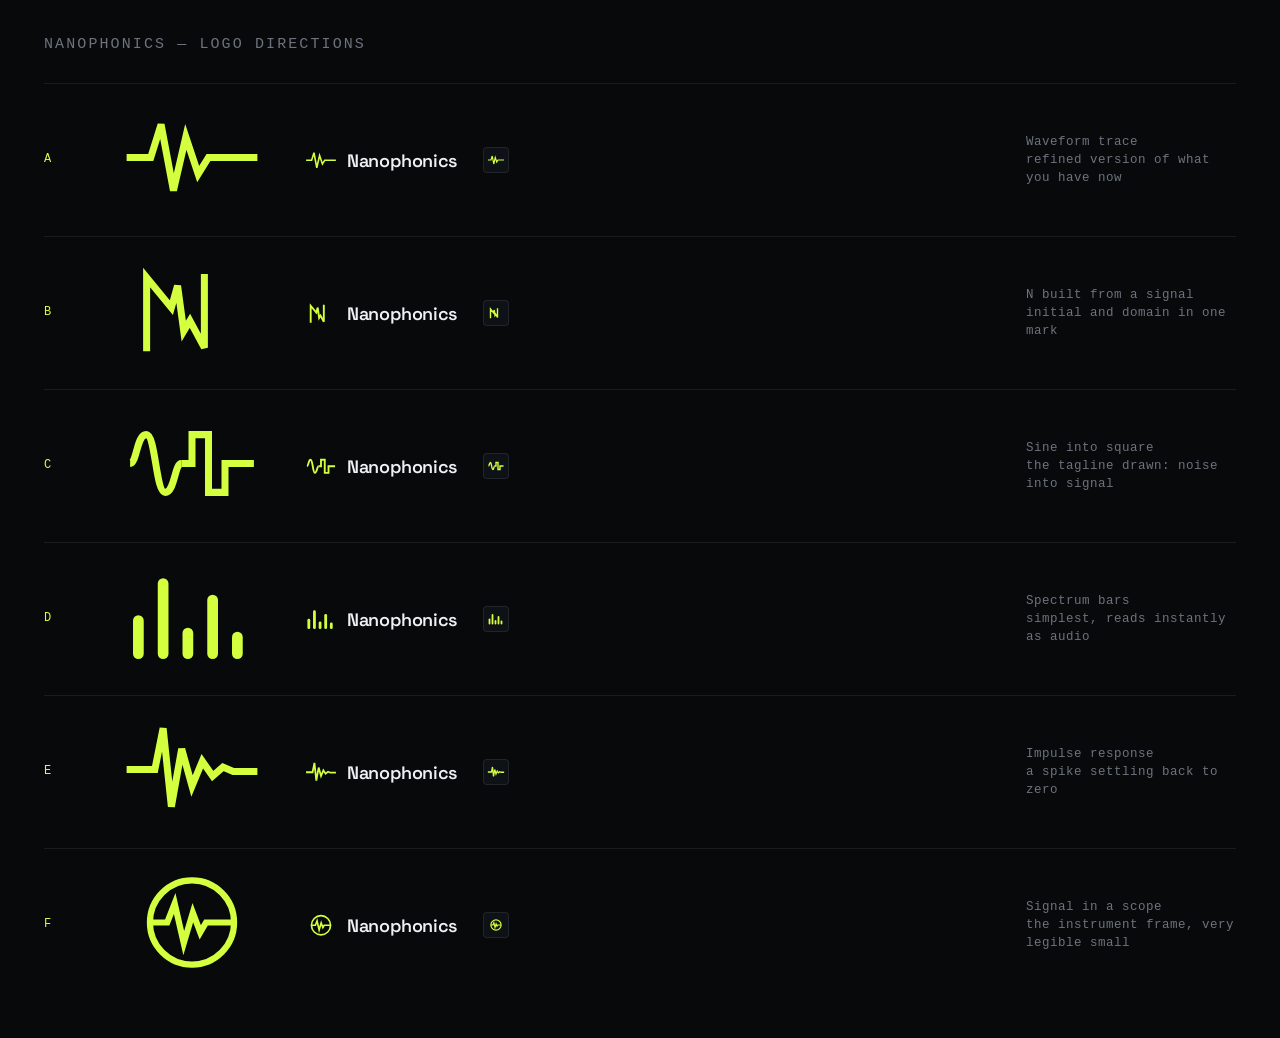
<file: design/logos/preview.html>
<!doctype html>
<meta charset="utf-8">
<title>Nanophonics logo options</title>
<link rel="preconnect" href="https://fonts.googleapis.com">
<style>
  @font-face{font-family:'Space Grotesk';src:url('[data-uri]') format('woff2');font-weight:300 700;}
  :root{ --bg:#08090b; --acc:#d4ff3f; --ink:#eef1f4; --ink3:#6c737e; --line:rgba(255,255,255,.08); }
  *{box-sizing:border-box;margin:0}
  body{background:var(--bg);color:var(--ink);font-family:'Space Grotesk',system-ui,sans-serif;padding:36px 44px}
  h1{font-size:15px;letter-spacing:.14em;text-transform:uppercase;color:var(--ink3);font-weight:400;margin-bottom:30px;font-family:ui-monospace,Consolas,monospace}
  .row{display:grid;grid-template-columns:52px 150px 1fr 210px;gap:30px;align-items:center;
       padding:24px 0;border-top:1px solid var(--line)}
  .tag{font:400 12px/1.3 ui-monospace,Consolas,monospace;color:var(--acc);letter-spacing:.1em}
  .desc{font:400 12.5px/1.45 ui-monospace,Consolas,monospace;color:var(--ink3);letter-spacing:.04em}
  .big svg{width:132px;height:auto;color:var(--acc);overflow:visible}
  .sizes{display:flex;align-items:center;gap:26px}
  .lockup{display:flex;align-items:center;gap:11px}
  .lockup svg{width:30px;height:auto;color:var(--acc);overflow:visible}
  .word{font-weight:600;font-size:18px;letter-spacing:-.02em}
  .fav{width:16px;height:16px;color:var(--acc);overflow:visible}
  .favbox{display:grid;place-items:center;width:26px;height:26px;background:#0e1116;border:1px solid var(--line);border-radius:4px}
</style>
<body>
<h1>Nanophonics — logo directions</h1>

<!-- A -->
<div class="row">
  <div class="tag">A</div>
  <div class="big">
    <svg viewBox="0 0 32 24" fill="none" stroke="currentColor" stroke-width="1.7" stroke-linecap="square" stroke-linejoin="miter">
      <path d="M1 12 H6 L8.5 4 L11.5 20 L14.5 7 L17.5 16 L20 12 H31"/>
    </svg>
  </div>
  <div class="sizes">
    <div class="lockup">
      <svg viewBox="0 0 32 24" fill="none" stroke="currentColor" stroke-width="1.7" stroke-linecap="square"><path d="M1 12 H6 L8.5 4 L11.5 20 L14.5 7 L17.5 16 L20 12 H31"/></svg>
      <span class="word">Nanophonics</span>
    </div>
    <div class="favbox"><svg class="fav" viewBox="0 0 32 24" fill="none" stroke="currentColor" stroke-width="2.4" stroke-linecap="square"><path d="M1 12 H6 L8.5 4 L11.5 20 L14.5 7 L17.5 16 L20 12 H31"/></svg></div>
  </div>
  <div class="desc">Waveform trace<br>refined version of what you have now</div>
</div>

<!-- B -->
<div class="row">
  <div class="tag">B</div>
  <div class="big">
    <svg viewBox="0 0 32 24" fill="none" stroke="currentColor" stroke-width="1.7" stroke-linecap="square" stroke-linejoin="miter">
      <path d="M5 21 V4 L11 11.3 L12.5 6 L14 17 L15.5 14.5 L19 21 V4"/>
    </svg>
  </div>
  <div class="sizes">
    <div class="lockup">
      <svg viewBox="0 0 32 24" fill="none" stroke="currentColor" stroke-width="2" stroke-linecap="square"><path d="M5 21 V4 L11 11.3 L12.5 6 L14 17 L15.5 14.5 L19 21 V4"/></svg>
      <span class="word">Nanophonics</span>
    </div>
    <div class="favbox"><svg class="fav" viewBox="0 0 32 24" fill="none" stroke="currentColor" stroke-width="2.8" stroke-linecap="square"><path d="M5 21 V4 L11 11.3 L12.5 6 L14 17 L15.5 14.5 L19 21 V4"/></svg></div>
  </div>
  <div class="desc">N built from a signal<br>initial and domain in one mark</div>
</div>

<!-- C -->
<div class="row">
  <div class="tag">C</div>
  <div class="big">
    <svg viewBox="0 0 32 24" fill="none" stroke="currentColor" stroke-width="1.7" stroke-linecap="butt" stroke-linejoin="miter">
      <path d="M1 12 C2.6 12 2.6 5 4.9 5 C7.2 5 7.2 19 9.5 19 C11.8 19 11.8 12 13.4 12"/>
      <path d="M13.4 12 H16 V5 H20 V19 H24 V12 H31"/>
    </svg>
  </div>
  <div class="sizes">
    <div class="lockup">
      <svg viewBox="0 0 32 24" fill="none" stroke="currentColor" stroke-width="2" stroke-linecap="butt"><path d="M1 12 C2.6 12 2.6 5 4.9 5 C7.2 5 7.2 19 9.5 19 C11.8 19 11.8 12 13.4 12"/><path d="M13.4 12 H16 V5 H20 V19 H24 V12 H31"/></svg>
      <span class="word">Nanophonics</span>
    </div>
    <div class="favbox"><svg class="fav" viewBox="0 0 32 24" fill="none" stroke="currentColor" stroke-width="2.8" stroke-linecap="butt"><path d="M1 12 C2.6 12 2.6 5 4.9 5 C7.2 5 7.2 19 9.5 19 C11.8 19 11.8 12 13.4 12"/><path d="M13.4 12 H16 V5 H20 V19 H24 V12 H31"/></svg></div>
  </div>
  <div class="desc">Sine into square<br>the tagline drawn: noise into signal</div>
</div>

<!-- D -->
<div class="row">
  <div class="tag">D</div>
  <div class="big">
    <svg viewBox="0 0 32 24" fill="none" stroke="currentColor" stroke-width="2.6" stroke-linecap="round">
      <path d="M3 21 V13"/><path d="M9 21 V4"/><path d="M15 21 V16"/><path d="M21 21 V8"/><path d="M27 21 V17"/>
    </svg>
  </div>
  <div class="sizes">
    <div class="lockup">
      <svg viewBox="0 0 32 24" fill="none" stroke="currentColor" stroke-width="3" stroke-linecap="round"><path d="M3 21 V13"/><path d="M9 21 V4"/><path d="M15 21 V16"/><path d="M21 21 V8"/><path d="M27 21 V17"/></svg>
      <span class="word">Nanophonics</span>
    </div>
    <div class="favbox"><svg class="fav" viewBox="0 0 32 24" fill="none" stroke="currentColor" stroke-width="3.6" stroke-linecap="round"><path d="M3 21 V13"/><path d="M9 21 V4"/><path d="M15 21 V16"/><path d="M21 21 V8"/><path d="M27 21 V17"/></svg></div>
  </div>
  <div class="desc">Spectrum bars<br>simplest, reads instantly as audio</div>
</div>

<!-- E -->
<div class="row">
  <div class="tag">E</div>
  <div class="big">
    <svg viewBox="0 0 32 24" fill="none" stroke="currentColor" stroke-width="1.7" stroke-linecap="square" stroke-linejoin="miter">
      <path d="M1 12 H7 L9 2 L11 21 L13.5 7 L16 16 L18.5 10 L21 13.6 L23.5 11.4 L26 12.5 H31"/>
    </svg>
  </div>
  <div class="sizes">
    <div class="lockup">
      <svg viewBox="0 0 32 24" fill="none" stroke="currentColor" stroke-width="1.9" stroke-linecap="square"><path d="M1 12 H7 L9 2 L11 21 L13.5 7 L16 16 L18.5 10 L21 13.6 L23.5 11.4 L26 12.5 H31"/></svg>
      <span class="word">Nanophonics</span>
    </div>
    <div class="favbox"><svg class="fav" viewBox="0 0 32 24" fill="none" stroke="currentColor" stroke-width="2.6" stroke-linecap="square"><path d="M1 12 H7 L9 2 L11 21 L13.5 7 L16 16 L18.5 10 L21 13.6 L23.5 11.4 L26 12.5 H31"/></svg></div>
  </div>
  <div class="desc">Impulse response<br>a spike settling back to zero</div>
</div>

<!-- F -->
<div class="row">
  <div class="tag">F</div>
  <div class="big">
    <svg viewBox="0 0 32 24" fill="none" stroke="currentColor" stroke-width="1.5">
      <circle cx="16" cy="12" r="10.2"/>
      <path d="M7 12 H10 L11.8 7.4 L14 17 L16.2 9.6 L18 14.4 L19.4 12 H25" stroke-linecap="square"/>
    </svg>
  </div>
  <div class="sizes">
    <div class="lockup">
      <svg viewBox="0 0 32 24" fill="none" stroke="currentColor" stroke-width="1.8"><circle cx="16" cy="12" r="10.2"/><path d="M7 12 H10 L11.8 7.4 L14 17 L16.2 9.6 L18 14.4 L19.4 12 H25" stroke-linecap="square"/></svg>
      <span class="word">Nanophonics</span>
    </div>
    <div class="favbox"><svg class="fav" viewBox="0 0 32 24" fill="none" stroke="currentColor" stroke-width="2.4"><circle cx="16" cy="12" r="10.2"/><path d="M7 12 H10 L11.8 7.4 L14 17 L16.2 9.6 L18 14.4 L19.4 12 H25" stroke-linecap="square"/></svg></div>
  </div>
  <div class="desc">Signal in a scope<br>the instrument frame, very legible small</div>
</div>

</body>
</file>
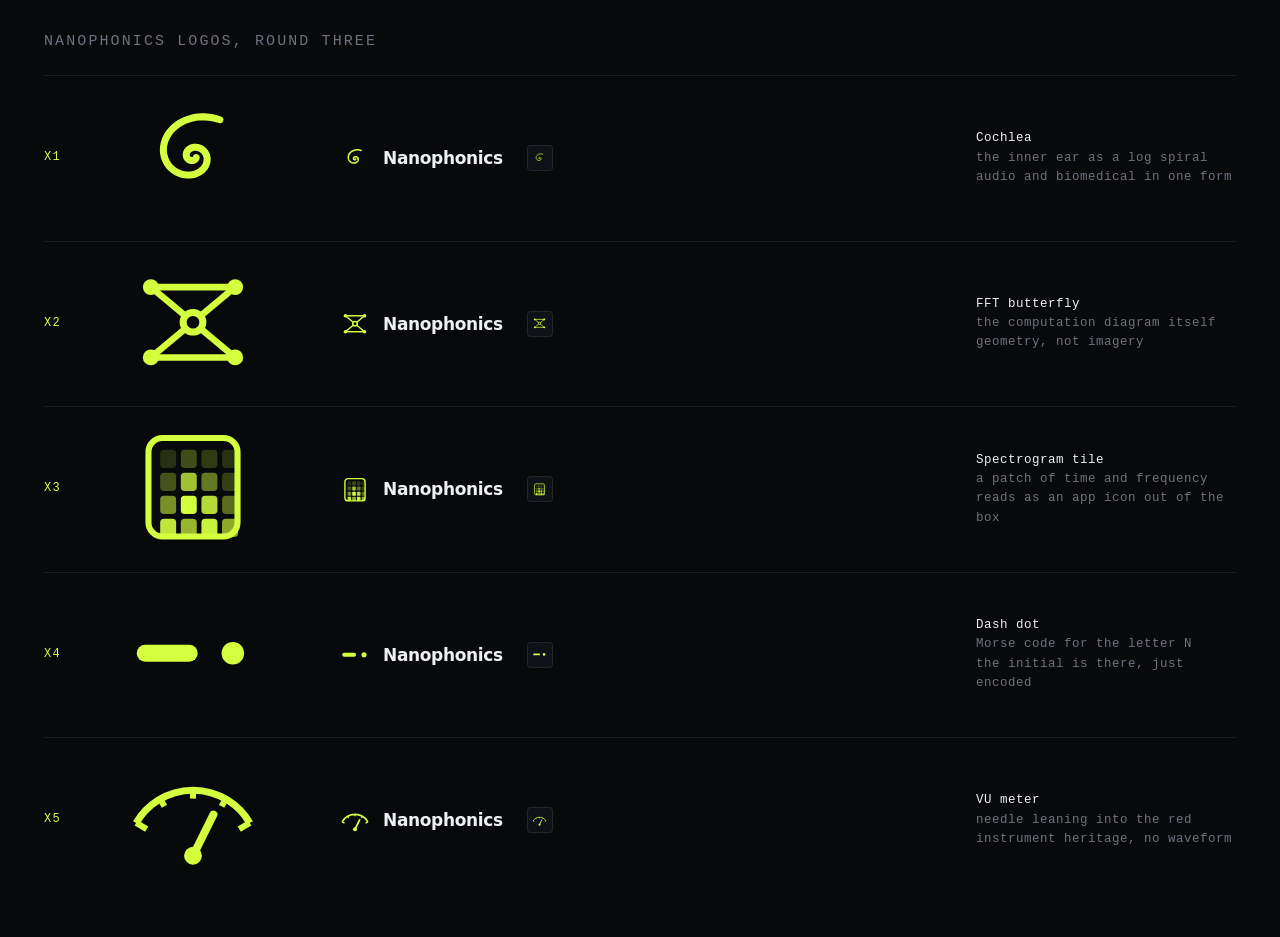
<file: design/logos/round3-preview.html>
<!doctype html>
<meta charset="utf-8">
<title>Nanophonics logos, round three</title>
<style>
  :root{ --bg:#08090b; --acc:#d4ff3f; --ink:#eef1f4; --ink3:#6c737e; --line:rgba(255,255,255,.08); }
  *{box-sizing:border-box;margin:0}
  body{background:var(--bg);color:var(--ink);font-family:system-ui,sans-serif;padding:34px 44px}
  h1{font:400 15px/1 ui-monospace,Consolas,monospace;letter-spacing:.14em;text-transform:uppercase;
     color:var(--ink3);margin-bottom:26px}
  .row{display:grid;grid-template-columns:44px 190px 1fr 260px;gap:30px;align-items:center;
       padding:24px 0;border-top:1px solid var(--line)}
  .tag{font:400 12px/1.3 ui-monospace,Consolas,monospace;color:var(--acc);letter-spacing:.1em}
  .desc{font:400 12.5px/1.55 ui-monospace,Consolas,monospace;color:var(--ink3);letter-spacing:.04em}
  .desc b{color:var(--ink);font-weight:500}
  .big svg{width:150px;height:auto;color:var(--acc);overflow:visible}
  .sizes{display:flex;align-items:center;gap:24px}
  .lockup{display:flex;align-items:center;gap:11px}
  .lockup svg{width:34px;height:auto;color:var(--acc);overflow:visible}
  .word{font-weight:600;font-size:17px;letter-spacing:-.02em}
  .fav{width:17px;height:auto;color:var(--acc);overflow:visible}
  .favbox{display:grid;place-items:center;width:26px;height:26px;background:#0e1116;
          border:1px solid var(--line);border-radius:4px}
</style>
<body>
<h1>Nanophonics logos, round three</h1>
<div class="row">
  <div class="tag">X1</div>
  <div class="big">
    <svg viewBox="0 0 32 24" fill="none" stroke="currentColor">
      <path d="M16.67 12.31 L16.65 12.37 L16.63 12.42 L16.60 12.48 L16.57 12.53 L16.53 12.58 L16.49 12.63 L16.44 12.68 L16.39 12.72 L16.33 12.76 L16.27 12.80 L16.20 12.83 L16.13 12.86 L16.06 12.88 L15.98 12.90 L15.90 12.91 L15.82 12.92 L15.73 12.92 L15.65 12.91 L15.56 12.90 L15.48 12.88 L15.39 12.86 L15.30 12.82 L15.22 12.78 L15.14 12.74 L15.06 12.69 L14.98 12.63 L14.91 12.56 L14.85 12.49 L14.78 12.41 L14.73 12.32 L14.68 12.23 L14.64 12.14 L14.61 12.04 L14.58 11.94 L14.56 11.83 L14.56 11.72 L14.56 11.60 L14.57 11.49 L14.59 11.38 L14.63 11.26 L14.67 11.15 L14.73 11.03 L14.79 10.92 L14.87 10.81 L14.95 10.71 L15.05 10.61 L15.16 10.52 L15.28 10.43 L15.41 10.36 L15.54 10.28 L15.69 10.22 L15.84 10.17 L16.00 10.13 L16.16 10.10 L16.33 10.08 L16.51 10.08 L16.69 10.09 L16.87 10.11 L17.05 10.14 L17.23 10.19 L17.41 10.26 L17.58 10.33 L17.76 10.43 L17.92 10.53 L18.08 10.65 L18.24 10.79 L18.38 10.94 L18.51 11.10 L18.63 11.27 L18.73 11.46 L18.82 11.66 L18.90 11.86 L18.96 12.08 L19.00 12.30 L19.02 12.53 L19.02 12.76 L19.00 13.00 L18.96 13.24 L18.89 13.48 L18.81 13.72 L18.70 13.96 L18.57 14.19 L18.41 14.42 L18.24 14.64 L18.04 14.85 L17.82 15.05 L17.58 15.23 L17.32 15.40 L17.04 15.55 L16.74 15.68 L16.43 15.80 L16.10 15.89 L15.75 15.96 L15.40 16.00 L15.04 16.02 L14.66 16.01 L14.29 15.97 L13.91 15.91 L13.53 15.81 L13.16 15.69 L12.78 15.53 L12.42 15.35 L12.07 15.13 L11.73 14.89 L11.41 14.61 L11.10 14.31 L10.82 13.98 L10.57 13.62 L10.34 13.24 L10.14 12.83 L9.97 12.41 L9.84 11.96 L9.75 11.50 L9.69 11.03 L9.68 10.54 L9.71 10.04 L9.79 9.54 L9.91 9.03 L10.07 8.53 L10.29 8.03 L10.55 7.54 L10.86 7.06 L11.21 6.60 L11.61 6.16 L12.06 5.74 L12.56 5.34 L13.09 4.98 L13.67 4.65 L14.28 4.36 L14.93 4.11 L15.61 3.91 L16.32 3.75 L17.05 3.65 L17.81 3.59 L18.58 3.60 L19.37 3.66 L20.16 3.78 L20.95 3.96 L21.74 4.21" stroke-width="1.5" stroke-linecap="round"/>
    </svg>
  </div>
  <div class="sizes">
    <div class="lockup">
      <svg viewBox="0 0 32 24" fill="none" stroke="currentColor"><path d="M16.67 12.31 L16.65 12.37 L16.63 12.42 L16.60 12.48 L16.57 12.53 L16.53 12.58 L16.49 12.63 L16.44 12.68 L16.39 12.72 L16.33 12.76 L16.27 12.80 L16.20 12.83 L16.13 12.86 L16.06 12.88 L15.98 12.90 L15.90 12.91 L15.82 12.92 L15.73 12.92 L15.65 12.91 L15.56 12.90 L15.48 12.88 L15.39 12.86 L15.30 12.82 L15.22 12.78 L15.14 12.74 L15.06 12.69 L14.98 12.63 L14.91 12.56 L14.85 12.49 L14.78 12.41 L14.73 12.32 L14.68 12.23 L14.64 12.14 L14.61 12.04 L14.58 11.94 L14.56 11.83 L14.56 11.72 L14.56 11.60 L14.57 11.49 L14.59 11.38 L14.63 11.26 L14.67 11.15 L14.73 11.03 L14.79 10.92 L14.87 10.81 L14.95 10.71 L15.05 10.61 L15.16 10.52 L15.28 10.43 L15.41 10.36 L15.54 10.28 L15.69 10.22 L15.84 10.17 L16.00 10.13 L16.16 10.10 L16.33 10.08 L16.51 10.08 L16.69 10.09 L16.87 10.11 L17.05 10.14 L17.23 10.19 L17.41 10.26 L17.58 10.33 L17.76 10.43 L17.92 10.53 L18.08 10.65 L18.24 10.79 L18.38 10.94 L18.51 11.10 L18.63 11.27 L18.73 11.46 L18.82 11.66 L18.90 11.86 L18.96 12.08 L19.00 12.30 L19.02 12.53 L19.02 12.76 L19.00 13.00 L18.96 13.24 L18.89 13.48 L18.81 13.72 L18.70 13.96 L18.57 14.19 L18.41 14.42 L18.24 14.64 L18.04 14.85 L17.82 15.05 L17.58 15.23 L17.32 15.40 L17.04 15.55 L16.74 15.68 L16.43 15.80 L16.10 15.89 L15.75 15.96 L15.40 16.00 L15.04 16.02 L14.66 16.01 L14.29 15.97 L13.91 15.91 L13.53 15.81 L13.16 15.69 L12.78 15.53 L12.42 15.35 L12.07 15.13 L11.73 14.89 L11.41 14.61 L11.10 14.31 L10.82 13.98 L10.57 13.62 L10.34 13.24 L10.14 12.83 L9.97 12.41 L9.84 11.96 L9.75 11.50 L9.69 11.03 L9.68 10.54 L9.71 10.04 L9.79 9.54 L9.91 9.03 L10.07 8.53 L10.29 8.03 L10.55 7.54 L10.86 7.06 L11.21 6.60 L11.61 6.16 L12.06 5.74 L12.56 5.34 L13.09 4.98 L13.67 4.65 L14.28 4.36 L14.93 4.11 L15.61 3.91 L16.32 3.75 L17.05 3.65 L17.81 3.59 L18.58 3.60 L19.37 3.66 L20.16 3.78 L20.95 3.96 L21.74 4.21" stroke-width="1.5" stroke-linecap="round"/></svg>
      <span class="word">Nanophonics</span>
    </div>
    <div class="favbox">
      <svg class="fav" viewBox="0 0 32 24" fill="none" stroke="currentColor"><path d="M16.67 12.31 L16.65 12.37 L16.63 12.42 L16.60 12.48 L16.57 12.53 L16.53 12.58 L16.49 12.63 L16.44 12.68 L16.39 12.72 L16.33 12.76 L16.27 12.80 L16.20 12.83 L16.13 12.86 L16.06 12.88 L15.98 12.90 L15.90 12.91 L15.82 12.92 L15.73 12.92 L15.65 12.91 L15.56 12.90 L15.48 12.88 L15.39 12.86 L15.30 12.82 L15.22 12.78 L15.14 12.74 L15.06 12.69 L14.98 12.63 L14.91 12.56 L14.85 12.49 L14.78 12.41 L14.73 12.32 L14.68 12.23 L14.64 12.14 L14.61 12.04 L14.58 11.94 L14.56 11.83 L14.56 11.72 L14.56 11.60 L14.57 11.49 L14.59 11.38 L14.63 11.26 L14.67 11.15 L14.73 11.03 L14.79 10.92 L14.87 10.81 L14.95 10.71 L15.05 10.61 L15.16 10.52 L15.28 10.43 L15.41 10.36 L15.54 10.28 L15.69 10.22 L15.84 10.17 L16.00 10.13 L16.16 10.10 L16.33 10.08 L16.51 10.08 L16.69 10.09 L16.87 10.11 L17.05 10.14 L17.23 10.19 L17.41 10.26 L17.58 10.33 L17.76 10.43 L17.92 10.53 L18.08 10.65 L18.24 10.79 L18.38 10.94 L18.51 11.10 L18.63 11.27 L18.73 11.46 L18.82 11.66 L18.90 11.86 L18.96 12.08 L19.00 12.30 L19.02 12.53 L19.02 12.76 L19.00 13.00 L18.96 13.24 L18.89 13.48 L18.81 13.72 L18.70 13.96 L18.57 14.19 L18.41 14.42 L18.24 14.64 L18.04 14.85 L17.82 15.05 L17.58 15.23 L17.32 15.40 L17.04 15.55 L16.74 15.68 L16.43 15.80 L16.10 15.89 L15.75 15.96 L15.40 16.00 L15.04 16.02 L14.66 16.01 L14.29 15.97 L13.91 15.91 L13.53 15.81 L13.16 15.69 L12.78 15.53 L12.42 15.35 L12.07 15.13 L11.73 14.89 L11.41 14.61 L11.10 14.31 L10.82 13.98 L10.57 13.62 L10.34 13.24 L10.14 12.83 L9.97 12.41 L9.84 11.96 L9.75 11.50 L9.69 11.03 L9.68 10.54 L9.71 10.04 L9.79 9.54 L9.91 9.03 L10.07 8.53 L10.29 8.03 L10.55 7.54 L10.86 7.06 L11.21 6.60 L11.61 6.16 L12.06 5.74 L12.56 5.34 L13.09 4.98 L13.67 4.65 L14.28 4.36 L14.93 4.11 L15.61 3.91 L16.32 3.75 L17.05 3.65 L17.81 3.59 L18.58 3.60 L19.37 3.66 L20.16 3.78 L20.95 3.96 L21.74 4.21" stroke-width="1.5" stroke-linecap="round"/></svg>
    </div>
  </div>
  <div class="desc"><b>Cochlea</b><br>the inner ear as a log spiral<br>audio and biomedical in one form</div>
</div>

<div class="row">
  <div class="tag">X2</div>
  <div class="big">
    <svg viewBox="0 0 32 24" fill="none" stroke="currentColor">
      <path d="M7.0 4.5 L25.0 4.5" stroke-width="1.4"/>
      <path d="M7.0 19.5 L25.0 19.5" stroke-width="1.4"/>
      <path d="M7.0 4.5 L25.0 19.5" stroke-width="1.4"/>
      <path d="M7.0 19.5 L25.0 4.5" stroke-width="1.4"/>
      <circle cx="7.0" cy="4.5" r="1.7" fill="currentColor" stroke="none"/>
      <circle cx="7.0" cy="19.5" r="1.7" fill="currentColor" stroke="none"/>
      <circle cx="25.0" cy="4.5" r="1.7" fill="currentColor" stroke="none"/>
      <circle cx="25.0" cy="19.5" r="1.7" fill="currentColor" stroke="none"/>
      <circle cx="16" cy="12" r="2.1" fill="#08090b" stroke-width="1.5"/>
    </svg>
  </div>
  <div class="sizes">
    <div class="lockup">
      <svg viewBox="0 0 32 24" fill="none" stroke="currentColor"><path d="M7.0 4.5 L25.0 4.5" stroke-width="1.4"/>
      <path d="M7.0 19.5 L25.0 19.5" stroke-width="1.4"/>
      <path d="M7.0 4.5 L25.0 19.5" stroke-width="1.4"/>
      <path d="M7.0 19.5 L25.0 4.5" stroke-width="1.4"/>
      <circle cx="7.0" cy="4.5" r="1.7" fill="currentColor" stroke="none"/>
      <circle cx="7.0" cy="19.5" r="1.7" fill="currentColor" stroke="none"/>
      <circle cx="25.0" cy="4.5" r="1.7" fill="currentColor" stroke="none"/>
      <circle cx="25.0" cy="19.5" r="1.7" fill="currentColor" stroke="none"/>
      <circle cx="16" cy="12" r="2.1" fill="#08090b" stroke-width="1.5"/></svg>
      <span class="word">Nanophonics</span>
    </div>
    <div class="favbox">
      <svg class="fav" viewBox="0 0 32 24" fill="none" stroke="currentColor"><path d="M7.0 4.5 L25.0 4.5" stroke-width="1.4"/>
      <path d="M7.0 19.5 L25.0 19.5" stroke-width="1.4"/>
      <path d="M7.0 4.5 L25.0 19.5" stroke-width="1.4"/>
      <path d="M7.0 19.5 L25.0 4.5" stroke-width="1.4"/>
      <circle cx="7.0" cy="4.5" r="1.7" fill="currentColor" stroke="none"/>
      <circle cx="7.0" cy="19.5" r="1.7" fill="currentColor" stroke="none"/>
      <circle cx="25.0" cy="4.5" r="1.7" fill="currentColor" stroke="none"/>
      <circle cx="25.0" cy="19.5" r="1.7" fill="currentColor" stroke="none"/>
      <circle cx="16" cy="12" r="2.1" fill="#08090b" stroke-width="1.5"/></svg>
    </div>
  </div>
  <div class="desc"><b>FFT butterfly</b><br>the computation diagram itself<br>geometry, not imagery</div>
</div>

<div class="row">
  <div class="tag">X3</div>
  <div class="big">
    <svg viewBox="0 0 32 24" fill="none" stroke="currentColor">
      <rect x="6.5" y="1.5" width="19" height="21" rx="3" stroke-width="1.3"/>
      <rect x="9.00" y="4.00" width="3.40" height="3.90" rx="0.8" fill="currentColor" stroke="none" opacity="0.16"/>
      <rect x="13.40" y="4.00" width="3.40" height="3.90" rx="0.8" fill="currentColor" stroke="none" opacity="0.28"/>
      <rect x="17.80" y="4.00" width="3.40" height="3.90" rx="0.8" fill="currentColor" stroke="none" opacity="0.20"/>
      <rect x="22.20" y="4.00" width="3.40" height="3.90" rx="0.8" fill="currentColor" stroke="none" opacity="0.16"/>
      <rect x="9.00" y="8.90" width="3.40" height="3.90" rx="0.8" fill="currentColor" stroke="none" opacity="0.30"/>
      <rect x="13.40" y="8.90" width="3.40" height="3.90" rx="0.8" fill="currentColor" stroke="none" opacity="0.75"/>
      <rect x="17.80" y="8.90" width="3.40" height="3.90" rx="0.8" fill="currentColor" stroke="none" opacity="0.45"/>
      <rect x="22.20" y="8.90" width="3.40" height="3.90" rx="0.8" fill="currentColor" stroke="none" opacity="0.22"/>
      <rect x="9.00" y="13.80" width="3.40" height="3.90" rx="0.8" fill="currentColor" stroke="none" opacity="0.55"/>
      <rect x="13.40" y="13.80" width="3.40" height="3.90" rx="0.8" fill="currentColor" stroke="none" opacity="1.00"/>
      <rect x="17.80" y="13.80" width="3.40" height="3.90" rx="0.8" fill="currentColor" stroke="none" opacity="0.85"/>
      <rect x="22.20" y="13.80" width="3.40" height="3.90" rx="0.8" fill="currentColor" stroke="none" opacity="0.40"/>
      <rect x="9.00" y="18.70" width="3.40" height="3.90" rx="0.8" fill="currentColor" stroke="none" opacity="0.90"/>
      <rect x="13.40" y="18.70" width="3.40" height="3.90" rx="0.8" fill="currentColor" stroke="none" opacity="0.70"/>
      <rect x="17.80" y="18.70" width="3.40" height="3.90" rx="0.8" fill="currentColor" stroke="none" opacity="0.95"/>
      <rect x="22.20" y="18.70" width="3.40" height="3.90" rx="0.8" fill="currentColor" stroke="none" opacity="0.65"/>
    </svg>
  </div>
  <div class="sizes">
    <div class="lockup">
      <svg viewBox="0 0 32 24" fill="none" stroke="currentColor"><rect x="6.5" y="1.5" width="19" height="21" rx="3" stroke-width="1.3"/>
      <rect x="9.00" y="4.00" width="3.40" height="3.90" rx="0.8" fill="currentColor" stroke="none" opacity="0.16"/>
      <rect x="13.40" y="4.00" width="3.40" height="3.90" rx="0.8" fill="currentColor" stroke="none" opacity="0.28"/>
      <rect x="17.80" y="4.00" width="3.40" height="3.90" rx="0.8" fill="currentColor" stroke="none" opacity="0.20"/>
      <rect x="22.20" y="4.00" width="3.40" height="3.90" rx="0.8" fill="currentColor" stroke="none" opacity="0.16"/>
      <rect x="9.00" y="8.90" width="3.40" height="3.90" rx="0.8" fill="currentColor" stroke="none" opacity="0.30"/>
      <rect x="13.40" y="8.90" width="3.40" height="3.90" rx="0.8" fill="currentColor" stroke="none" opacity="0.75"/>
      <rect x="17.80" y="8.90" width="3.40" height="3.90" rx="0.8" fill="currentColor" stroke="none" opacity="0.45"/>
      <rect x="22.20" y="8.90" width="3.40" height="3.90" rx="0.8" fill="currentColor" stroke="none" opacity="0.22"/>
      <rect x="9.00" y="13.80" width="3.40" height="3.90" rx="0.8" fill="currentColor" stroke="none" opacity="0.55"/>
      <rect x="13.40" y="13.80" width="3.40" height="3.90" rx="0.8" fill="currentColor" stroke="none" opacity="1.00"/>
      <rect x="17.80" y="13.80" width="3.40" height="3.90" rx="0.8" fill="currentColor" stroke="none" opacity="0.85"/>
      <rect x="22.20" y="13.80" width="3.40" height="3.90" rx="0.8" fill="currentColor" stroke="none" opacity="0.40"/>
      <rect x="9.00" y="18.70" width="3.40" height="3.90" rx="0.8" fill="currentColor" stroke="none" opacity="0.90"/>
      <rect x="13.40" y="18.70" width="3.40" height="3.90" rx="0.8" fill="currentColor" stroke="none" opacity="0.70"/>
      <rect x="17.80" y="18.70" width="3.40" height="3.90" rx="0.8" fill="currentColor" stroke="none" opacity="0.95"/>
      <rect x="22.20" y="18.70" width="3.40" height="3.90" rx="0.8" fill="currentColor" stroke="none" opacity="0.65"/></svg>
      <span class="word">Nanophonics</span>
    </div>
    <div class="favbox">
      <svg class="fav" viewBox="0 0 32 24" fill="none" stroke="currentColor"><rect x="6.5" y="1.5" width="19" height="21" rx="3" stroke-width="1.3"/>
      <rect x="9.00" y="4.00" width="3.40" height="3.90" rx="0.8" fill="currentColor" stroke="none" opacity="0.16"/>
      <rect x="13.40" y="4.00" width="3.40" height="3.90" rx="0.8" fill="currentColor" stroke="none" opacity="0.28"/>
      <rect x="17.80" y="4.00" width="3.40" height="3.90" rx="0.8" fill="currentColor" stroke="none" opacity="0.20"/>
      <rect x="22.20" y="4.00" width="3.40" height="3.90" rx="0.8" fill="currentColor" stroke="none" opacity="0.16"/>
      <rect x="9.00" y="8.90" width="3.40" height="3.90" rx="0.8" fill="currentColor" stroke="none" opacity="0.30"/>
      <rect x="13.40" y="8.90" width="3.40" height="3.90" rx="0.8" fill="currentColor" stroke="none" opacity="0.75"/>
      <rect x="17.80" y="8.90" width="3.40" height="3.90" rx="0.8" fill="currentColor" stroke="none" opacity="0.45"/>
      <rect x="22.20" y="8.90" width="3.40" height="3.90" rx="0.8" fill="currentColor" stroke="none" opacity="0.22"/>
      <rect x="9.00" y="13.80" width="3.40" height="3.90" rx="0.8" fill="currentColor" stroke="none" opacity="0.55"/>
      <rect x="13.40" y="13.80" width="3.40" height="3.90" rx="0.8" fill="currentColor" stroke="none" opacity="1.00"/>
      <rect x="17.80" y="13.80" width="3.40" height="3.90" rx="0.8" fill="currentColor" stroke="none" opacity="0.85"/>
      <rect x="22.20" y="13.80" width="3.40" height="3.90" rx="0.8" fill="currentColor" stroke="none" opacity="0.40"/>
      <rect x="9.00" y="18.70" width="3.40" height="3.90" rx="0.8" fill="currentColor" stroke="none" opacity="0.90"/>
      <rect x="13.40" y="18.70" width="3.40" height="3.90" rx="0.8" fill="currentColor" stroke="none" opacity="0.70"/>
      <rect x="17.80" y="18.70" width="3.40" height="3.90" rx="0.8" fill="currentColor" stroke="none" opacity="0.95"/>
      <rect x="22.20" y="18.70" width="3.40" height="3.90" rx="0.8" fill="currentColor" stroke="none" opacity="0.65"/></svg>
    </div>
  </div>
  <div class="desc"><b>Spectrogram tile</b><br>a patch of time and frequency<br>reads as an app icon out of the box</div>
</div>

<div class="row">
  <div class="tag">X4</div>
  <div class="big">
    <svg viewBox="0 0 32 24" fill="none" stroke="currentColor">
      <rect x="4" y="10.2" width="13" height="3.6" rx="1.8" fill="currentColor" stroke="none"/>
      <circle cx="24.5" cy="12" r="2.4" fill="currentColor" stroke="none"/>
    </svg>
  </div>
  <div class="sizes">
    <div class="lockup">
      <svg viewBox="0 0 32 24" fill="none" stroke="currentColor"><rect x="4" y="10.2" width="13" height="3.6" rx="1.8" fill="currentColor" stroke="none"/>
      <circle cx="24.5" cy="12" r="2.4" fill="currentColor" stroke="none"/></svg>
      <span class="word">Nanophonics</span>
    </div>
    <div class="favbox">
      <svg class="fav" viewBox="0 0 32 24" fill="none" stroke="currentColor"><rect x="4" y="10.2" width="13" height="3.6" rx="1.8" fill="currentColor" stroke="none"/>
      <circle cx="24.5" cy="12" r="2.4" fill="currentColor" stroke="none"/></svg>
    </div>
  </div>
  <div class="desc"><b>Dash dot</b><br>Morse code for the letter N<br>the initial is there, just encoded</div>
</div>

<div class="row">
  <div class="tag">X5</div>
  <div class="big">
    <svg viewBox="0 0 32 24" fill="none" stroke="currentColor">
      <path d="M3.88 13.00 A14.0 14.0 0 0 1 28.12 13.00" stroke-width="1.5"/>
      <path d="M6.13 14.30 L3.88 13.00" stroke-width="1.3"/>
      <path d="M9.90 9.43 L9.00 7.88" stroke-width="1.3"/>
      <path d="M16.00 7.80 L16.00 6.00" stroke-width="1.3"/>
      <path d="M22.10 9.43 L23.00 7.88" stroke-width="1.3"/>
      <path d="M25.87 14.30 L28.12 13.00" stroke-width="1.3"/>
      <path d="M16.00 20.00 L20.36 11.22" stroke-width="1.7" stroke-linecap="round"/>
      <circle cx="16" cy="20" r="1.9" fill="currentColor" stroke="none"/>
    </svg>
  </div>
  <div class="sizes">
    <div class="lockup">
      <svg viewBox="0 0 32 24" fill="none" stroke="currentColor"><path d="M3.88 13.00 A14.0 14.0 0 0 1 28.12 13.00" stroke-width="1.5"/>
      <path d="M6.13 14.30 L3.88 13.00" stroke-width="1.3"/>
      <path d="M9.90 9.43 L9.00 7.88" stroke-width="1.3"/>
      <path d="M16.00 7.80 L16.00 6.00" stroke-width="1.3"/>
      <path d="M22.10 9.43 L23.00 7.88" stroke-width="1.3"/>
      <path d="M25.87 14.30 L28.12 13.00" stroke-width="1.3"/>
      <path d="M16.00 20.00 L20.36 11.22" stroke-width="1.7" stroke-linecap="round"/>
      <circle cx="16" cy="20" r="1.9" fill="currentColor" stroke="none"/></svg>
      <span class="word">Nanophonics</span>
    </div>
    <div class="favbox">
      <svg class="fav" viewBox="0 0 32 24" fill="none" stroke="currentColor"><path d="M3.88 13.00 A14.0 14.0 0 0 1 28.12 13.00" stroke-width="1.5"/>
      <path d="M6.13 14.30 L3.88 13.00" stroke-width="1.3"/>
      <path d="M9.90 9.43 L9.00 7.88" stroke-width="1.3"/>
      <path d="M16.00 7.80 L16.00 6.00" stroke-width="1.3"/>
      <path d="M22.10 9.43 L23.00 7.88" stroke-width="1.3"/>
      <path d="M25.87 14.30 L28.12 13.00" stroke-width="1.3"/>
      <path d="M16.00 20.00 L20.36 11.22" stroke-width="1.7" stroke-linecap="round"/>
      <circle cx="16" cy="20" r="1.9" fill="currentColor" stroke="none"/></svg>
    </div>
  </div>
  <div class="desc"><b>VU meter</b><br>needle leaning into the red<br>instrument heritage, no waveform</div>
</div>
</body>
</file>
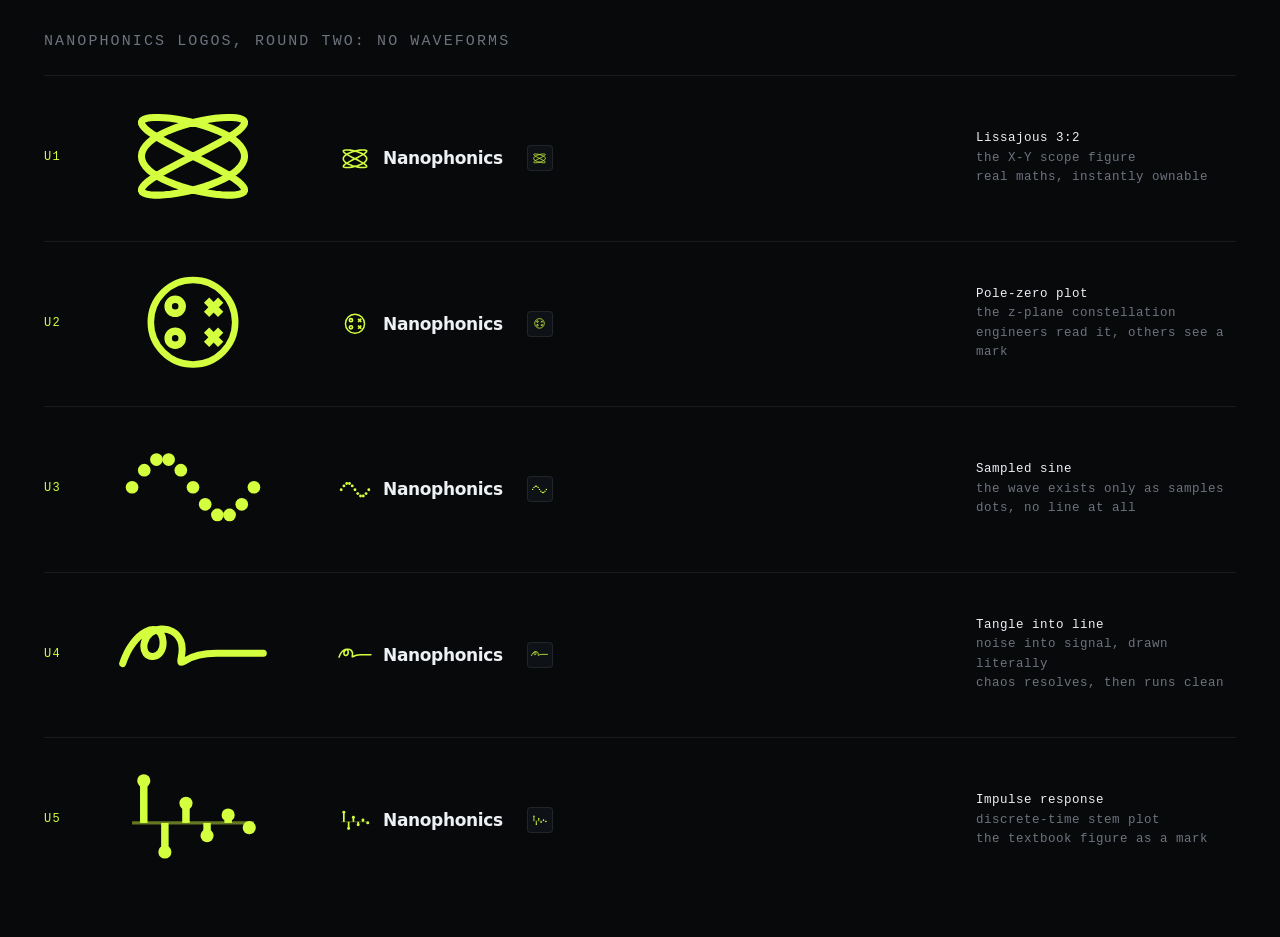
<file: design/logos/unique-preview.html>
<!doctype html>
<meta charset="utf-8">
<title>Nanophonics logo directions, round two</title>
<style>
  :root{ --bg:#08090b; --acc:#d4ff3f; --ink:#eef1f4; --ink3:#6c737e; --line:rgba(255,255,255,.08); }
  *{box-sizing:border-box;margin:0}
  body{background:var(--bg);color:var(--ink);font-family:system-ui,sans-serif;padding:34px 44px}
  h1{font:400 15px/1 ui-monospace,Consolas,monospace;letter-spacing:.14em;text-transform:uppercase;
     color:var(--ink3);margin-bottom:26px}
  .row{display:grid;grid-template-columns:44px 190px 1fr 260px;gap:30px;align-items:center;
       padding:24px 0;border-top:1px solid var(--line)}
  .tag{font:400 12px/1.3 ui-monospace,Consolas,monospace;color:var(--acc);letter-spacing:.1em}
  .desc{font:400 12.5px/1.55 ui-monospace,Consolas,monospace;color:var(--ink3);letter-spacing:.04em}
  .desc b{color:var(--ink);font-weight:500}
  .big svg{width:150px;height:auto;color:var(--acc);overflow:visible}
  .sizes{display:flex;align-items:center;gap:24px}
  .lockup{display:flex;align-items:center;gap:11px}
  .lockup svg{width:34px;height:auto;color:var(--acc);overflow:visible}
  .word{font-weight:600;font-size:17px;letter-spacing:-.02em}
  .fav{width:17px;height:auto;color:var(--acc);overflow:visible}
  .favbox{display:grid;place-items:center;width:26px;height:26px;background:#0e1116;
          border:1px solid var(--line);border-radius:4px}
</style>
<body>
<h1>Nanophonics logos, round two: no waveforms</h1>
<div class="row">
  <div class="tag">U1</div>
  <div class="big">
    <svg viewBox="0 0 32 24" fill="none" stroke="currentColor">
      <path d="M27.00 12.00 L26.90 12.74 L26.60 13.48 L26.11 14.21 L25.44 14.92 L24.60 15.60 L23.60 16.26 L22.47 16.88 L21.21 17.46 L19.87 18.00 L18.45 18.49 L16.99 18.93 L15.51 19.31 L14.04 19.63 L12.60 19.89 L11.23 20.09 L9.94 20.22 L8.76 20.29 L7.72 20.29 L6.82 20.22 L6.09 20.09 L5.54 19.89 L5.18 19.63 L5.01 19.31 L5.04 18.93 L5.28 18.49 L5.70 18.00 L6.31 17.46 L7.10 16.88 L8.05 16.26 L9.14 15.60 L10.36 14.92 L11.68 14.21 L13.07 13.48 L14.52 12.74 L16.00 12.00 L17.48 11.26 L18.93 10.52 L20.32 9.79 L21.64 9.08 L22.86 8.40 L23.95 7.74 L24.90 7.12 L25.69 6.54 L26.30 6.00 L26.72 5.51 L26.96 5.07 L26.99 4.69 L26.82 4.37 L26.46 4.11 L25.91 3.91 L25.18 3.78 L24.28 3.71 L23.24 3.71 L22.06 3.78 L20.77 3.91 L19.40 4.11 L17.96 4.37 L16.49 4.69 L15.01 5.07 L13.55 5.51 L12.13 6.00 L10.79 6.54 L9.53 7.12 L8.40 7.74 L7.40 8.40 L6.56 9.08 L5.89 9.79 L5.40 10.52 L5.10 11.26 L5.00 12.00 L5.10 12.74 L5.40 13.48 L5.89 14.21 L6.56 14.92 L7.40 15.60 L8.40 16.26 L9.53 16.88 L10.79 17.46 L12.13 18.00 L13.55 18.49 L15.01 18.93 L16.49 19.31 L17.96 19.63 L19.40 19.89 L20.77 20.09 L22.06 20.22 L23.24 20.29 L24.28 20.29 L25.18 20.22 L25.91 20.09 L26.46 19.89 L26.82 19.63 L26.99 19.31 L26.96 18.93 L26.72 18.49 L26.30 18.00 L25.69 17.46 L24.90 16.88 L23.95 16.26 L22.86 15.60 L21.64 14.92 L20.32 14.21 L18.93 13.48 L17.48 12.74 L16.00 12.00 L14.52 11.26 L13.07 10.52 L11.68 9.79 L10.36 9.08 L9.14 8.40 L8.05 7.74 L7.10 7.12 L6.31 6.54 L5.70 6.00 L5.28 5.51 L5.04 5.07 L5.01 4.69 L5.18 4.37 L5.54 4.11 L6.09 3.91 L6.82 3.78 L7.72 3.71 L8.76 3.71 L9.94 3.78 L11.23 3.91 L12.60 4.11 L14.04 4.37 L15.51 4.69 L16.99 5.07 L18.45 5.51 L19.87 6.00 L21.21 6.54 L22.47 7.12 L23.60 7.74 L24.60 8.40 L25.44 9.08 L26.11 9.79 L26.60 10.52 L26.90 11.26 L27.00 12.00 Z" stroke-width="1.5"/>
    </svg>
  </div>
  <div class="sizes">
    <div class="lockup">
      <svg viewBox="0 0 32 24" fill="none" stroke="currentColor"><path d="M27.00 12.00 L26.90 12.74 L26.60 13.48 L26.11 14.21 L25.44 14.92 L24.60 15.60 L23.60 16.26 L22.47 16.88 L21.21 17.46 L19.87 18.00 L18.45 18.49 L16.99 18.93 L15.51 19.31 L14.04 19.63 L12.60 19.89 L11.23 20.09 L9.94 20.22 L8.76 20.29 L7.72 20.29 L6.82 20.22 L6.09 20.09 L5.54 19.89 L5.18 19.63 L5.01 19.31 L5.04 18.93 L5.28 18.49 L5.70 18.00 L6.31 17.46 L7.10 16.88 L8.05 16.26 L9.14 15.60 L10.36 14.92 L11.68 14.21 L13.07 13.48 L14.52 12.74 L16.00 12.00 L17.48 11.26 L18.93 10.52 L20.32 9.79 L21.64 9.08 L22.86 8.40 L23.95 7.74 L24.90 7.12 L25.69 6.54 L26.30 6.00 L26.72 5.51 L26.96 5.07 L26.99 4.69 L26.82 4.37 L26.46 4.11 L25.91 3.91 L25.18 3.78 L24.28 3.71 L23.24 3.71 L22.06 3.78 L20.77 3.91 L19.40 4.11 L17.96 4.37 L16.49 4.69 L15.01 5.07 L13.55 5.51 L12.13 6.00 L10.79 6.54 L9.53 7.12 L8.40 7.74 L7.40 8.40 L6.56 9.08 L5.89 9.79 L5.40 10.52 L5.10 11.26 L5.00 12.00 L5.10 12.74 L5.40 13.48 L5.89 14.21 L6.56 14.92 L7.40 15.60 L8.40 16.26 L9.53 16.88 L10.79 17.46 L12.13 18.00 L13.55 18.49 L15.01 18.93 L16.49 19.31 L17.96 19.63 L19.40 19.89 L20.77 20.09 L22.06 20.22 L23.24 20.29 L24.28 20.29 L25.18 20.22 L25.91 20.09 L26.46 19.89 L26.82 19.63 L26.99 19.31 L26.96 18.93 L26.72 18.49 L26.30 18.00 L25.69 17.46 L24.90 16.88 L23.95 16.26 L22.86 15.60 L21.64 14.92 L20.32 14.21 L18.93 13.48 L17.48 12.74 L16.00 12.00 L14.52 11.26 L13.07 10.52 L11.68 9.79 L10.36 9.08 L9.14 8.40 L8.05 7.74 L7.10 7.12 L6.31 6.54 L5.70 6.00 L5.28 5.51 L5.04 5.07 L5.01 4.69 L5.18 4.37 L5.54 4.11 L6.09 3.91 L6.82 3.78 L7.72 3.71 L8.76 3.71 L9.94 3.78 L11.23 3.91 L12.60 4.11 L14.04 4.37 L15.51 4.69 L16.99 5.07 L18.45 5.51 L19.87 6.00 L21.21 6.54 L22.47 7.12 L23.60 7.74 L24.60 8.40 L25.44 9.08 L26.11 9.79 L26.60 10.52 L26.90 11.26 L27.00 12.00 Z" stroke-width="1.5"/></svg>
      <span class="word">Nanophonics</span>
    </div>
    <div class="favbox">
      <svg class="fav" viewBox="0 0 32 24" fill="none" stroke="currentColor"><path d="M27.00 12.00 L26.90 12.74 L26.60 13.48 L26.11 14.21 L25.44 14.92 L24.60 15.60 L23.60 16.26 L22.47 16.88 L21.21 17.46 L19.87 18.00 L18.45 18.49 L16.99 18.93 L15.51 19.31 L14.04 19.63 L12.60 19.89 L11.23 20.09 L9.94 20.22 L8.76 20.29 L7.72 20.29 L6.82 20.22 L6.09 20.09 L5.54 19.89 L5.18 19.63 L5.01 19.31 L5.04 18.93 L5.28 18.49 L5.70 18.00 L6.31 17.46 L7.10 16.88 L8.05 16.26 L9.14 15.60 L10.36 14.92 L11.68 14.21 L13.07 13.48 L14.52 12.74 L16.00 12.00 L17.48 11.26 L18.93 10.52 L20.32 9.79 L21.64 9.08 L22.86 8.40 L23.95 7.74 L24.90 7.12 L25.69 6.54 L26.30 6.00 L26.72 5.51 L26.96 5.07 L26.99 4.69 L26.82 4.37 L26.46 4.11 L25.91 3.91 L25.18 3.78 L24.28 3.71 L23.24 3.71 L22.06 3.78 L20.77 3.91 L19.40 4.11 L17.96 4.37 L16.49 4.69 L15.01 5.07 L13.55 5.51 L12.13 6.00 L10.79 6.54 L9.53 7.12 L8.40 7.74 L7.40 8.40 L6.56 9.08 L5.89 9.79 L5.40 10.52 L5.10 11.26 L5.00 12.00 L5.10 12.74 L5.40 13.48 L5.89 14.21 L6.56 14.92 L7.40 15.60 L8.40 16.26 L9.53 16.88 L10.79 17.46 L12.13 18.00 L13.55 18.49 L15.01 18.93 L16.49 19.31 L17.96 19.63 L19.40 19.89 L20.77 20.09 L22.06 20.22 L23.24 20.29 L24.28 20.29 L25.18 20.22 L25.91 20.09 L26.46 19.89 L26.82 19.63 L26.99 19.31 L26.96 18.93 L26.72 18.49 L26.30 18.00 L25.69 17.46 L24.90 16.88 L23.95 16.26 L22.86 15.60 L21.64 14.92 L20.32 14.21 L18.93 13.48 L17.48 12.74 L16.00 12.00 L14.52 11.26 L13.07 10.52 L11.68 9.79 L10.36 9.08 L9.14 8.40 L8.05 7.74 L7.10 7.12 L6.31 6.54 L5.70 6.00 L5.28 5.51 L5.04 5.07 L5.01 4.69 L5.18 4.37 L5.54 4.11 L6.09 3.91 L6.82 3.78 L7.72 3.71 L8.76 3.71 L9.94 3.78 L11.23 3.91 L12.60 4.11 L14.04 4.37 L15.51 4.69 L16.99 5.07 L18.45 5.51 L19.87 6.00 L21.21 6.54 L22.47 7.12 L23.60 7.74 L24.60 8.40 L25.44 9.08 L26.11 9.79 L26.60 10.52 L26.90 11.26 L27.00 12.00 Z" stroke-width="1.5"/></svg>
    </div>
  </div>
  <div class="desc"><b>Lissajous 3:2</b><br>the X-Y scope figure<br>real maths, instantly ownable</div>
</div>

<div class="row">
  <div class="tag">U2</div>
  <div class="big">
    <svg viewBox="0 0 32 24" fill="none" stroke="currentColor">
      <circle cx="16" cy="12" r="9" stroke-width="1.4"/>
      <path d="M18.90 7.30 L21.90 10.30 M18.90 10.30 L21.90 7.30" stroke-width="1.6"/>
      <path d="M18.90 13.70 L21.90 16.70 M18.90 16.70 L21.90 13.70" stroke-width="1.6"/>
      <circle cx="12.20" cy="15.40" r="1.5" stroke-width="1.6"/>
      <circle cx="12.20" cy="8.60" r="1.5" stroke-width="1.6"/>
    </svg>
  </div>
  <div class="sizes">
    <div class="lockup">
      <svg viewBox="0 0 32 24" fill="none" stroke="currentColor"><circle cx="16" cy="12" r="9" stroke-width="1.4"/>
      <path d="M18.90 7.30 L21.90 10.30 M18.90 10.30 L21.90 7.30" stroke-width="1.6"/>
      <path d="M18.90 13.70 L21.90 16.70 M18.90 16.70 L21.90 13.70" stroke-width="1.6"/>
      <circle cx="12.20" cy="15.40" r="1.5" stroke-width="1.6"/>
      <circle cx="12.20" cy="8.60" r="1.5" stroke-width="1.6"/></svg>
      <span class="word">Nanophonics</span>
    </div>
    <div class="favbox">
      <svg class="fav" viewBox="0 0 32 24" fill="none" stroke="currentColor"><circle cx="16" cy="12" r="9" stroke-width="1.4"/>
      <path d="M18.90 7.30 L21.90 10.30 M18.90 10.30 L21.90 7.30" stroke-width="1.6"/>
      <path d="M18.90 13.70 L21.90 16.70 M18.90 16.70 L21.90 13.70" stroke-width="1.6"/>
      <circle cx="12.20" cy="15.40" r="1.5" stroke-width="1.6"/>
      <circle cx="12.20" cy="8.60" r="1.5" stroke-width="1.6"/></svg>
    </div>
  </div>
  <div class="desc"><b>Pole-zero plot</b><br>the z-plane constellation<br>engineers read it, others see a mark</div>
</div>

<div class="row">
  <div class="tag">U3</div>
  <div class="big">
    <svg viewBox="0 0 32 24" fill="none" stroke="currentColor">
      <circle cx="3.00" cy="12.00" r="1.35" fill="currentColor" stroke="none"/>
      <circle cx="5.60" cy="8.36" r="1.35" fill="currentColor" stroke="none"/>
      <circle cx="8.20" cy="6.10" r="1.35" fill="currentColor" stroke="none"/>
      <circle cx="10.80" cy="6.10" r="1.35" fill="currentColor" stroke="none"/>
      <circle cx="13.40" cy="8.36" r="1.35" fill="currentColor" stroke="none"/>
      <circle cx="16.00" cy="12.00" r="1.35" fill="currentColor" stroke="none"/>
      <circle cx="18.60" cy="15.64" r="1.35" fill="currentColor" stroke="none"/>
      <circle cx="21.20" cy="17.90" r="1.35" fill="currentColor" stroke="none"/>
      <circle cx="23.80" cy="17.90" r="1.35" fill="currentColor" stroke="none"/>
      <circle cx="26.40" cy="15.64" r="1.35" fill="currentColor" stroke="none"/>
      <circle cx="29.00" cy="12.00" r="1.35" fill="currentColor" stroke="none"/>
    </svg>
  </div>
  <div class="sizes">
    <div class="lockup">
      <svg viewBox="0 0 32 24" fill="none" stroke="currentColor"><circle cx="3.00" cy="12.00" r="1.35" fill="currentColor" stroke="none"/>
      <circle cx="5.60" cy="8.36" r="1.35" fill="currentColor" stroke="none"/>
      <circle cx="8.20" cy="6.10" r="1.35" fill="currentColor" stroke="none"/>
      <circle cx="10.80" cy="6.10" r="1.35" fill="currentColor" stroke="none"/>
      <circle cx="13.40" cy="8.36" r="1.35" fill="currentColor" stroke="none"/>
      <circle cx="16.00" cy="12.00" r="1.35" fill="currentColor" stroke="none"/>
      <circle cx="18.60" cy="15.64" r="1.35" fill="currentColor" stroke="none"/>
      <circle cx="21.20" cy="17.90" r="1.35" fill="currentColor" stroke="none"/>
      <circle cx="23.80" cy="17.90" r="1.35" fill="currentColor" stroke="none"/>
      <circle cx="26.40" cy="15.64" r="1.35" fill="currentColor" stroke="none"/>
      <circle cx="29.00" cy="12.00" r="1.35" fill="currentColor" stroke="none"/></svg>
      <span class="word">Nanophonics</span>
    </div>
    <div class="favbox">
      <svg class="fav" viewBox="0 0 32 24" fill="none" stroke="currentColor"><circle cx="3.00" cy="12.00" r="1.35" fill="currentColor" stroke="none"/>
      <circle cx="5.60" cy="8.36" r="1.35" fill="currentColor" stroke="none"/>
      <circle cx="8.20" cy="6.10" r="1.35" fill="currentColor" stroke="none"/>
      <circle cx="10.80" cy="6.10" r="1.35" fill="currentColor" stroke="none"/>
      <circle cx="13.40" cy="8.36" r="1.35" fill="currentColor" stroke="none"/>
      <circle cx="16.00" cy="12.00" r="1.35" fill="currentColor" stroke="none"/>
      <circle cx="18.60" cy="15.64" r="1.35" fill="currentColor" stroke="none"/>
      <circle cx="21.20" cy="17.90" r="1.35" fill="currentColor" stroke="none"/>
      <circle cx="23.80" cy="17.90" r="1.35" fill="currentColor" stroke="none"/>
      <circle cx="26.40" cy="15.64" r="1.35" fill="currentColor" stroke="none"/>
      <circle cx="29.00" cy="12.00" r="1.35" fill="currentColor" stroke="none"/></svg>
    </div>
  </div>
  <div class="desc"><b>Sampled sine</b><br>the wave exists only as samples<br>dots, no line at all</div>
</div>

<div class="row">
  <div class="tag">U4</div>
  <div class="big">
    <svg viewBox="0 0 32 24" fill="none" stroke="currentColor">
      <path d="M1 14.2 C3.2 7.2, 9.2 4.6, 9.6 9.4 C10 13.6, 4.8 13.8, 5.6 9.8 C6.4 6.2, 11.8 5.6, 13.4 9.4 C14.5 12.1, 12.2 14.9, 14.3 13.6 C16.2 12.4, 18.5 12, 21 12 L31 12" stroke-width="1.5" stroke-linecap="round"/>
    </svg>
  </div>
  <div class="sizes">
    <div class="lockup">
      <svg viewBox="0 0 32 24" fill="none" stroke="currentColor"><path d="M1 14.2 C3.2 7.2, 9.2 4.6, 9.6 9.4 C10 13.6, 4.8 13.8, 5.6 9.8 C6.4 6.2, 11.8 5.6, 13.4 9.4 C14.5 12.1, 12.2 14.9, 14.3 13.6 C16.2 12.4, 18.5 12, 21 12 L31 12" stroke-width="1.5" stroke-linecap="round"/></svg>
      <span class="word">Nanophonics</span>
    </div>
    <div class="favbox">
      <svg class="fav" viewBox="0 0 32 24" fill="none" stroke="currentColor"><path d="M1 14.2 C3.2 7.2, 9.2 4.6, 9.6 9.4 C10 13.6, 4.8 13.8, 5.6 9.8 C6.4 6.2, 11.8 5.6, 13.4 9.4 C14.5 12.1, 12.2 14.9, 14.3 13.6 C16.2 12.4, 18.5 12, 21 12 L31 12" stroke-width="1.5" stroke-linecap="round"/></svg>
    </div>
  </div>
  <div class="desc"><b>Tangle into line</b><br>noise into signal, drawn literally<br>chaos resolves, then runs clean</div>
</div>

<div class="row">
  <div class="tag">U5</div>
  <div class="big">
    <svg viewBox="0 0 32 24" fill="none" stroke="currentColor">
      <path d="M3 13 H29" stroke-width="0.7" opacity="0.45"/>
      <path d="M5.50 13 L5.50 4.00" stroke-width="1.6"/>
      <circle cx="5.50" cy="4.00" r="1.4" fill="currentColor" stroke="none"/>
      <path d="M10.00 13 L10.00 19.20" stroke-width="1.6"/>
      <circle cx="10.00" cy="19.20" r="1.4" fill="currentColor" stroke="none"/>
      <path d="M14.50 13 L14.50 8.80" stroke-width="1.6"/>
      <circle cx="14.50" cy="8.80" r="1.4" fill="currentColor" stroke="none"/>
      <path d="M19.00 13 L19.00 15.70" stroke-width="1.6"/>
      <circle cx="19.00" cy="15.70" r="1.4" fill="currentColor" stroke="none"/>
      <path d="M23.50 13 L23.50 11.30" stroke-width="1.6"/>
      <circle cx="23.50" cy="11.30" r="1.4" fill="currentColor" stroke="none"/>
      <path d="M28.00 13 L28.00 14.00" stroke-width="1.6"/>
      <circle cx="28.00" cy="14.00" r="1.4" fill="currentColor" stroke="none"/>
    </svg>
  </div>
  <div class="sizes">
    <div class="lockup">
      <svg viewBox="0 0 32 24" fill="none" stroke="currentColor"><path d="M3 13 H29" stroke-width="0.7" opacity="0.45"/>
      <path d="M5.50 13 L5.50 4.00" stroke-width="1.6"/>
      <circle cx="5.50" cy="4.00" r="1.4" fill="currentColor" stroke="none"/>
      <path d="M10.00 13 L10.00 19.20" stroke-width="1.6"/>
      <circle cx="10.00" cy="19.20" r="1.4" fill="currentColor" stroke="none"/>
      <path d="M14.50 13 L14.50 8.80" stroke-width="1.6"/>
      <circle cx="14.50" cy="8.80" r="1.4" fill="currentColor" stroke="none"/>
      <path d="M19.00 13 L19.00 15.70" stroke-width="1.6"/>
      <circle cx="19.00" cy="15.70" r="1.4" fill="currentColor" stroke="none"/>
      <path d="M23.50 13 L23.50 11.30" stroke-width="1.6"/>
      <circle cx="23.50" cy="11.30" r="1.4" fill="currentColor" stroke="none"/>
      <path d="M28.00 13 L28.00 14.00" stroke-width="1.6"/>
      <circle cx="28.00" cy="14.00" r="1.4" fill="currentColor" stroke="none"/></svg>
      <span class="word">Nanophonics</span>
    </div>
    <div class="favbox">
      <svg class="fav" viewBox="0 0 32 24" fill="none" stroke="currentColor"><path d="M3 13 H29" stroke-width="0.7" opacity="0.45"/>
      <path d="M5.50 13 L5.50 4.00" stroke-width="1.6"/>
      <circle cx="5.50" cy="4.00" r="1.4" fill="currentColor" stroke="none"/>
      <path d="M10.00 13 L10.00 19.20" stroke-width="1.6"/>
      <circle cx="10.00" cy="19.20" r="1.4" fill="currentColor" stroke="none"/>
      <path d="M14.50 13 L14.50 8.80" stroke-width="1.6"/>
      <circle cx="14.50" cy="8.80" r="1.4" fill="currentColor" stroke="none"/>
      <path d="M19.00 13 L19.00 15.70" stroke-width="1.6"/>
      <circle cx="19.00" cy="15.70" r="1.4" fill="currentColor" stroke="none"/>
      <path d="M23.50 13 L23.50 11.30" stroke-width="1.6"/>
      <circle cx="23.50" cy="11.30" r="1.4" fill="currentColor" stroke="none"/>
      <path d="M28.00 13 L28.00 14.00" stroke-width="1.6"/>
      <circle cx="28.00" cy="14.00" r="1.4" fill="currentColor" stroke="none"/></svg>
    </div>
  </div>
  <div class="desc"><b>Impulse response</b><br>discrete-time stem plot<br>the textbook figure as a mark</div>
</div>
</body>
</file>
<file: assets/css/style.css>
/* ═══════════════════════════════════════════════════════════════
   NANOPHONICS — Oscilloscope Lab
   0. tokens · 1. reset · 2. primitives · 3. fx · 4. nav
   5. hero · 6. ticker · 7. capabilities · 8. work
   9. team · 10. contact · 11. footer · 12. motion · 13. responsive
   ═══════════════════════════════════════════════════════════════ */

/* ── 0a. FONTS (self-hosted — no third-party CDN, no GDPR exposure) ──
   All three are variable fonts, so one file per family per subset
   covers the whole weight range we use. */
@font-face{
  font-family:'Space Grotesk'; font-style:normal; font-weight:300 700; font-display:swap;
  src:url('../fonts/spacegrotesk-latin.woff2') format('woff2');
  unicode-range:U+0000-00FF, U+0131, U+0152-0153, U+02BB-02BC, U+02C6, U+02DA, U+02DC, U+0304, U+0308, U+0329, U+2000-206F, U+20AC, U+2122, U+2191, U+2193, U+2212, U+2215, U+FEFF, U+FFFD;
}
@font-face{
  font-family:'Space Grotesk'; font-style:normal; font-weight:300 700; font-display:swap;
  src:url('../fonts/spacegrotesk-latin-ext.woff2') format('woff2');
  unicode-range:U+0100-02BA, U+02BD-02C5, U+02C7-02CC, U+02CE-02D7, U+02DD-02FF, U+0304, U+0308, U+0329, U+1D00-1DBF, U+1E00-1E9F, U+1EF2-1EFF, U+2020, U+20A0-20AB, U+20AD-20C0, U+2113, U+2C60-2C7F, U+A720-A7FF;
}
@font-face{
  font-family:'Inter'; font-style:normal; font-weight:100 900; font-display:swap;
  src:url('../fonts/inter-latin.woff2') format('woff2');
  unicode-range:U+0000-00FF, U+0131, U+0152-0153, U+02BB-02BC, U+02C6, U+02DA, U+02DC, U+0304, U+0308, U+0329, U+2000-206F, U+20AC, U+2122, U+2191, U+2193, U+2212, U+2215, U+FEFF, U+FFFD;
}
@font-face{
  font-family:'Inter'; font-style:normal; font-weight:100 900; font-display:swap;
  src:url('../fonts/inter-latin-ext.woff2') format('woff2');
  unicode-range:U+0100-02BA, U+02BD-02C5, U+02C7-02CC, U+02CE-02D7, U+02DD-02FF, U+0304, U+0308, U+0329, U+1D00-1DBF, U+1E00-1E9F, U+1EF2-1EFF, U+2020, U+20A0-20AB, U+20AD-20C0, U+2113, U+2C60-2C7F, U+A720-A7FF;
}
@font-face{
  font-family:'JetBrains Mono'; font-style:normal; font-weight:100 800; font-display:swap;
  src:url('../fonts/jetbrainsmono-latin.woff2') format('woff2');
  unicode-range:U+0000-00FF, U+0131, U+0152-0153, U+02BB-02BC, U+02C6, U+02DA, U+02DC, U+0304, U+0308, U+0329, U+2000-206F, U+20AC, U+2122, U+2191, U+2193, U+2212, U+2215, U+FEFF, U+FFFD;
}
@font-face{
  font-family:'JetBrains Mono'; font-style:normal; font-weight:100 800; font-display:swap;
  src:url('../fonts/jetbrainsmono-latin-ext.woff2') format('woff2');
  unicode-range:U+0100-02BA, U+02BD-02C5, U+02C7-02CC, U+02CE-02D7, U+02DD-02FF, U+0304, U+0308, U+0329, U+1D00-1DBF, U+1E00-1E9F, U+1EF2-1EFF, U+2020, U+20A0-20AB, U+20AD-20C0, U+2113, U+2C60-2C7F, U+A720-A7FF;
}

/* ── 0. TOKENS ─────────────────────────────────────────────── */
:root{
  /* surface */
  --bg:        #08090b;
  --bg-2:      #0b0d10;
  --panel:     #0e1116;
  --panel-2:   #121620;

  /* line */
  --line:      rgb(255 255 255 / .07);
  --line-2:    rgb(255 255 255 / .12);
  --line-3:    rgb(255 255 255 / .20);

  /* ink */
  --ink:       #eef1f4;
  --ink-2:     #a7aeb8;
  --ink-3:     #6c737e;
  --ink-4:     #454b55;

  /* accent — signal lime */
  --acc:       #d4ff3f;
  --acc-dim:   #9fc02c;
  --acc-glow:  rgb(212 255 63 / .16);
  --acc-ink:   #0a0c05;

  /* secondary — used only inside data viz */
  --cyan:      #3fe8ff;

  /* type */
  --f-dsp: "Space Grotesk", "Segoe UI", system-ui, sans-serif;
  --f-txt: "Inter", "Segoe UI", system-ui, sans-serif;
  --f-mon: "JetBrains Mono", ui-monospace, "SFMono-Regular", Consolas, monospace;

  /* metrics */
  --wrap: 1280px;
  --gut: clamp(22px, 5vw, 68px);
  --nav-h: 76px;
  --r: 2px;                      /* radius: near-zero, instrument-like */

  --ease: cubic-bezier(.22,1,.36,1);
  --ease-io: cubic-bezier(.65,0,.35,1);
}

/* ── 1. RESET ──────────────────────────────────────────────── */
*,*::before,*::after{ box-sizing:border-box; }
*{ margin:0; padding:0; }

html{
  -webkit-text-size-adjust:100%;
  scroll-behavior:smooth;
  scroll-padding-top:calc(var(--nav-h) + 24px);
}

body{
  background:var(--bg);
  color:var(--ink);
  font-family:var(--f-txt);
  font-size:17.5px;
  line-height:1.62;
  font-synthesis-weight:none;
  -webkit-font-smoothing:antialiased;
  -moz-osx-font-smoothing:grayscale;
  overflow-x:hidden;
}

img,svg,canvas{ display:block; max-width:100%; }
img{ height:auto; }
button,input,textarea{ font:inherit; color:inherit; background:none; border:none; }
button{ cursor:pointer; }
a{ color:inherit; text-decoration:none; }
ul,ol{ list-style:none; }

::selection{ background:var(--acc); color:var(--acc-ink); }

:focus-visible{
  outline:2px solid var(--acc);
  outline-offset:3px;
  border-radius:1px;
}

.skip{
  position:fixed; top:8px; left:8px; z-index:999;
  padding:10px 16px; background:var(--acc); color:var(--acc-ink);
  font:500 13px/1 var(--f-mon); transform:translateY(-200%);
  transition:transform .2s;
}
.skip:focus{ transform:none; }

/* ── 2. PRIMITIVES ─────────────────────────────────────────── */
.wrap{
  width:100%;
  max-width:var(--wrap);
  margin-inline:auto;
  padding-inline:var(--gut);
}

/* mono micro-label */
.eyebrow,
.work__meta,
.tags li,
.scope__tag,
.scope__legend,
.scope__readout,
.member__role,
.details dt,
.legal dt,
.foot__bar,
.field label,
.ticker,
.stats dd{
  font-family:var(--f-mon);
  font-size:12.5px;
  letter-spacing:.13em;
  text-transform:uppercase;
  font-weight:400;
}

.eyebrow{
  display:block;
  color:var(--ink-2);
  margin-bottom:clamp(24px,3.2vw,38px);
}
/* accent lives in the separators, so nothing sits in front of the line */
.eyebrow i{
  color:var(--acc);
  font-style:normal;
  padding-inline:.85em;
}

/* buttons */
.btn{
  --pad: 17px 30px;
  position:relative; display:inline-flex; align-items:center; gap:.7em;
  padding:var(--pad);
  font-family:var(--f-mon); font-size:13px; letter-spacing:.1em; text-transform:uppercase;
  border:1px solid var(--line-2); border-radius:var(--r);
  color:var(--ink); overflow:hidden; isolation:isolate;
  transition:color .3s var(--ease), border-color .3s var(--ease);
}
.btn svg{ width:14px; height:14px; flex:none; transition:transform .35s var(--ease); }
.btn::before{
  content:""; position:absolute; inset:0; z-index:-1;
  background:var(--acc);
  transform:translateY(101%);
  transition:transform .42s var(--ease);
}
.btn:hover{ color:var(--acc-ink); border-color:var(--acc); }
.btn:hover::before{ transform:none; }
.btn:hover svg{ transform:translate(2px,-2px); }
.btn--fill{ background:var(--acc); color:var(--acc-ink); border-color:var(--acc); }
.btn--fill::before{ background:var(--ink); }
.btn--fill:hover{ color:var(--bg); border-color:var(--ink); }
.btn--ghost{ color:var(--ink-2); }
.btn--sm{ --pad: 12px 21px; font-size:12px; }
.btn--wide{ width:100%; justify-content:center; }

/* tag pills */
.tags{ display:flex; flex-wrap:wrap; gap:7px; margin-top:26px; }
.tags li{
  padding:8px 14px; color:var(--ink-3);
  border:1px solid var(--line); border-radius:var(--r);
  transition:color .25s, border-color .25s;
}
.tags--lg li{ font-size:12.5px; padding:9px 16px; }

/* section shell */
.sec{
  position:relative;
  padding-block:clamp(58px,6.5vw,90px);
  border-top:1px solid var(--line);
}
/* title left, supporting line right, both seated on a hairline rule */
.sec__head{
  display:grid;
  grid-template-columns:minmax(0,1fr) minmax(0,34ch);
  gap:clamp(18px,4vw,72px);
  align-items:end;
  margin-bottom:clamp(28px,3.2vw,46px);
  padding-bottom:clamp(24px,3vw,40px);
  border-bottom:1px solid var(--line);
}
.sec__title{
  font-family:var(--f-dsp);
  font-weight:500;
  font-size:clamp(44px,7.4vw,92px);
  line-height:.94;
  letter-spacing:-.04em;
}
.sec__note{
  color:var(--ink-2);
  font-size:clamp(15px,1.45vw,18px);
  padding-bottom:.45em;
}
.br-m{ display:none; }

/* ── 3. FX LAYERS ──────────────────────────────────────────── */
.fx-grid{
  position:fixed; inset:0; z-index:0; pointer-events:none;
  background-image:
    linear-gradient(to right, rgb(255 255 255 / .028) 1px, transparent 1px);
  background-size:calc(100% / 6) 100%;
  max-width:var(--wrap); margin-inline:auto;
  opacity:.9;
  -webkit-mask-image:linear-gradient(to bottom, transparent, #000 12%, #000 88%, transparent);
          mask-image:linear-gradient(to bottom, transparent, #000 12%, #000 88%, transparent);
}
.fx-noise{
  position:fixed; inset:-50%; z-index:1; pointer-events:none;
  opacity:.16; mix-blend-mode:overlay;
  background-image:url("data:image/svg+xml,%3Csvg xmlns='http://www.w3.org/2000/svg' width='140' height='140'%3E%3Cfilter id='n'%3E%3CfeTurbulence type='fractalNoise' baseFrequency='.85' numOctaves='3'/%3E%3C/filter%3E%3Crect width='100%25' height='100%25' filter='url(%23n)'/%3E%3C/svg%3E");
  animation:grain 7s steps(6) infinite;
}
@keyframes grain{
  0%,100%{ transform:translate(0,0) }
  20%{ transform:translate(-3%,2%) }
  40%{ transform:translate(2%,-3%) }
  60%{ transform:translate(-2%,-2%) }
  80%{ transform:translate(3%,1%) }
}
main,.nav,.foot{ position:relative; z-index:2; }

/* ── 4. NAV ────────────────────────────────────────────────── */
.nav{
  position:fixed; inset:0 0 auto; z-index:100;
  height:var(--nav-h);
  backdrop-filter:blur(14px) saturate(160%);
  -webkit-backdrop-filter:blur(14px) saturate(160%);
  background:rgb(8 9 11 / .55);
  border-bottom:1px solid transparent;
  transition:background .35s, border-color .35s;
}
.nav.is-stuck{ background:rgb(8 9 11 / .88); border-bottom-color:var(--line); }

.nav__inner{
  height:var(--nav-h);
  max-width:var(--wrap); margin-inline:auto;
  padding-inline:var(--gut);
  display:flex; align-items:center; gap:clamp(16px,3vw,44px);
}

.brand{ display:inline-flex; align-items:center; gap:10px; flex:none; }
.brand__mark{ width:28px; height:21px; color:var(--acc); overflow:visible; }
/* the axis line brightens on hover; the stems stay put */
.brand__axis{ transition:opacity .35s; }
.brand:hover .brand__axis{ opacity:.9; }
.brand__word{
  font-family:var(--f-dsp); font-weight:600; font-size:17.5px;
  letter-spacing:-.02em;
}

.nav__links{ display:flex; gap:clamp(14px,2.4vw,32px); margin-left:auto; }
.nav__links a{
  position:relative; display:inline-flex; align-items:baseline;
  font-family:var(--f-mon); font-size:13.5px; letter-spacing:.06em;
  color:var(--ink-2);
  padding-block:6px;
  transition:color .25s;
}
.nav__links a::after{
  content:""; position:absolute; left:0; bottom:0; height:1px; width:100%;
  background:var(--acc); transform:scaleX(0); transform-origin:right;
  transition:transform .4s var(--ease);
}
.nav__links a:hover,
.nav__links a.is-active{ color:var(--ink); }
.nav__links a:hover::after,
.nav__links a.is-active::after{ transform:scaleX(1); transform-origin:left; }

.nav__cta{ flex:none; }

/* scroll progress rail */
.nav__rail{
  position:absolute; left:0; right:0; bottom:-1px; height:1px;
  background:transparent; overflow:hidden;
}
.nav__rail i{
  display:block; height:100%; width:100%;
  background:var(--acc);
  transform:scaleX(0); transform-origin:left;
  box-shadow:0 0 12px var(--acc);
}

/* burger */
.nav__burger{
  display:none; width:40px; height:40px; margin-left:auto;
  position:relative; flex:none;
}
.nav__burger span{
  position:absolute; left:9px; width:22px; height:1.5px; background:var(--ink);
  transition:transform .35s var(--ease), opacity .2s;
}
.nav__burger span:nth-child(1){ top:17px; }
.nav__burger span:nth-child(2){ top:23px; }
.nav__burger[aria-expanded="true"] span:nth-child(1){ transform:translateY(3px) rotate(45deg); }
.nav__burger[aria-expanded="true"] span:nth-child(2){ transform:translateY(-3px) rotate(-45deg); }

.mobilemenu{
  position:fixed; inset:var(--nav-h) 0 auto; z-index:99;
  background:rgb(8 9 11 / .97);
  backdrop-filter:blur(20px);
  -webkit-backdrop-filter:blur(20px);
  border-bottom:1px solid var(--line);
  padding:20px var(--gut) 32px;
  display:flex; flex-direction:column;
}
.mobilemenu[hidden]{ display:none; }
.mobilemenu a{
  display:flex; align-items:baseline;
  padding:18px 0; border-bottom:1px solid var(--line);
  font-family:var(--f-dsp); font-size:30px; font-weight:500; letter-spacing:-.025em;
}
.mobilemenu__mail{
  font-size:16px !important; font-family:var(--f-mon) !important;
  color:var(--ink-2); border-bottom:0 !important; padding-top:26px !important;
}

/* ── 5. HERO ───────────────────────────────────────────────── */
.hero{
  padding-top:calc(var(--nav-h) + clamp(8px,1.8vw,22px));
  padding-bottom:clamp(56px,7vw,88px);
  position:relative;
}
.hero::before{  /* soft accent bloom, top-left */
  content:""; position:absolute; z-index:-1;
  top:-14%; left:-8%; width:min(760px,78vw); aspect-ratio:1;
  background:radial-gradient(circle, var(--acc-glow), transparent 66%);
  filter:blur(30px); pointer-events:none;
}
.hero__inner{ position:relative; }

.hero__h1{
  font-family:var(--f-dsp);
  font-weight:500;
  font-size:clamp(56px,11.8vw,172px);
  line-height:.86;
  letter-spacing:-.05em;
  margin-bottom:clamp(28px,3.6vw,48px);
}
.hero__h1 .line{ display:block; }
.hero__h1 .line:nth-child(2){ padding-left:clamp(0px,7vw,120px); }
.hero__h1 .line:nth-child(3){ padding-left:clamp(0px,3vw,52px); }

/* "noise" gets struck through */
.strike{ position:relative; color:var(--ink-3); display:inline-block; }
.strike::after{
  content:""; position:absolute; left:-.04em; right:-.04em; top:54%;
  height:.055em; background:var(--acc);
  transform-origin:left;
  transition:transform .8s .5s var(--ease);
}
.js .strike::after{ transform:scaleX(0); }
.js .is-in .strike::after{ transform:scaleX(1); }

/* "signal" gets a scanning underline */
.hl{ position:relative; display:inline-block; color:var(--acc); }
.hl__u{
  position:absolute; left:0; bottom:.02em; height:.045em; width:100%;
  background:linear-gradient(90deg,transparent,var(--acc),transparent);
  transform-origin:left;
  transition:transform .9s .7s var(--ease);
}
.js .hl__u{ transform:scaleX(0); }
.js .is-in .hl__u{ transform:scaleX(1); animation:sweep 3.4s 1.7s var(--ease-io) infinite; }
@keyframes sweep{
  0%,72%,100%{ background-position:0% 0; }
  36%{ background-position:200% 0; }
}
.hl__u{ background-size:220% 100%; }

.hero__lede{
  max-width:56ch;
  font-size:clamp(16px,1.7vw,21.5px);
  line-height:1.62;
  color:var(--ink-2);
  margin-bottom:clamp(32px,4vw,48px);
}
.hero__cta{ display:flex; flex-wrap:wrap; gap:12px; }

/* scope */
.scope{
  margin-top:clamp(56px,8vw,110px);
  padding-inline:var(--gut);
  max-width:var(--wrap); margin-inline:auto;
}
.scope__head{
  display:flex; justify-content:space-between; align-items:center;
  gap:16px; flex-wrap:wrap;
  padding-bottom:10px;
  color:var(--ink-3);
}
.scope__legend{ display:inline-flex; align-items:center; gap:8px; color:var(--ink-3); }
.k{ width:16px; height:2px; display:inline-block; margin-right:2px; }
.k--dim{ background:var(--ink-4); }
.k--acc{ background:var(--acc); box-shadow:0 0 8px var(--acc); }
.scope__legend b + b{ margin-left:14px; }

.scope__frame{
  position:relative;
  border:1px solid var(--line-2);
  border-radius:var(--r);
  background:
    linear-gradient(180deg, rgb(212 255 63 / .028), transparent 45%),
    var(--panel);
  overflow:hidden;
}
.scope__frame::after{  /* corner ticks */
  content:""; position:absolute; inset:8px; pointer-events:none;
  background:
    linear-gradient(var(--line-3),var(--line-3)) 0 0/10px 1px no-repeat,
    linear-gradient(var(--line-3),var(--line-3)) 0 0/1px 10px no-repeat,
    linear-gradient(var(--line-3),var(--line-3)) 100% 0/10px 1px no-repeat,
    linear-gradient(var(--line-3),var(--line-3)) 100% 0/1px 10px no-repeat,
    linear-gradient(var(--line-3),var(--line-3)) 0 100%/10px 1px no-repeat,
    linear-gradient(var(--line-3),var(--line-3)) 0 100%/1px 10px no-repeat,
    linear-gradient(var(--line-3),var(--line-3)) 100% 100%/10px 1px no-repeat,
    linear-gradient(var(--line-3),var(--line-3)) 100% 100%/1px 10px no-repeat;
}
#scopeCanvas{ width:100%; height:clamp(220px,32vw,370px); }
.scope__readout{
  position:absolute; left:20px; bottom:16px;
  display:flex; gap:22px; flex-wrap:wrap;
  color:var(--acc); text-shadow:0 0 14px var(--acc-glow);
  pointer-events:none;
}

/* stats */
.stats{
  margin-top:clamp(48px,6vw,80px);
  display:grid; grid-template-columns:repeat(4,minmax(0,1fr));
  border-top:1px solid var(--line);
}
.stats__i{
  padding:30px 26px 30px 0;
  border-right:1px solid var(--line);
}
.stats__i:last-child{ border-right:0; }
.stats__i:not(:first-child){ padding-left:22px; }
/* one size for every value, numeral or word, so the row reads as one rank
   instead of two big numbers next to two small phrases */
.stats dt{
  font-family:var(--f-dsp); font-weight:500;
  font-size:clamp(29px,3.5vw,43px); line-height:1.06;
  letter-spacing:-.035em; color:var(--ink);
  font-variant-numeric:tabular-nums;
  white-space:nowrap;
}
.stats__nc span{ color:var(--acc); margin-inline:.08em; }
.stats dd{
  color:var(--ink-3); margin-top:14px; line-height:1.55; letter-spacing:.09em;
  max-width:22ch;
}

/* ── 6. TICKER ─────────────────────────────────────────────── */
.ticker{
  border-block:1px solid var(--line);
  background:var(--bg-2);
  overflow:hidden; padding-block:16px;
  color:var(--ink-3);
  -webkit-mask-image:linear-gradient(90deg,transparent,#000 8%,#000 92%,transparent);
          mask-image:linear-gradient(90deg,transparent,#000 8%,#000 92%,transparent);
}
/* Two identical sets sit side by side and the track slides exactly one set
   width (-50%) before restarting, so the loop meets itself with no gap.
   The gap lives inside each set (plus a trailing one) so spacing stays even
   across the seam. */
.ticker__track{
  display:flex;
  width:max-content;
  animation:ticker 52s linear infinite;
  will-change:transform;
}
.ticker__set{
  display:flex; gap:26px; align-items:center;
  padding-right:26px;
  flex:none;
}
.ticker__track i{ color:var(--acc); font-style:normal; font-size:8px; }
@keyframes ticker{
  from{ transform:translateX(0); }
  to  { transform:translateX(-50%); }
}

/* ── 7. CAPABILITIES ───────────────────────────────────────── */

.cap{
  display:grid;
  grid-template-columns:minmax(0,1fr) minmax(0,1.15fr);
  gap:clamp(24px,5vw,72px);
  align-items:center;
  padding-block:clamp(40px,5.5vw,68px);
  border-bottom:1px solid var(--line);
  position:relative;
}
.cap::before{  /* accent bar that grows on hover */
  content:""; position:absolute; left:0; top:-1px; height:1px; width:100%;
  background:var(--acc); transform:scaleX(0); transform-origin:left;
  transition:transform .6s var(--ease);
}
.cap:hover::before{ transform:scaleX(1); }
.cap:nth-child(even) .cap__viz{ order:2; }

.cap__viz{
  position:relative;
  border:1px solid var(--line);
  border-radius:var(--r);
  background:
    radial-gradient(120% 90% at 50% 0%, rgb(255 255 255 / .028), transparent 70%),
    var(--panel);
  overflow:hidden;
  transition:border-color .4s;
}
.cap:hover .cap__viz{ border-color:var(--line-2); }
.cap__viz canvas{ width:100%; height:clamp(205px,22vw,296px); }

.cap__t{
  font-family:var(--f-dsp); font-weight:500;
  font-size:clamp(32px,4.1vw,54px); line-height:1.0;
  letter-spacing:-.038em;
  margin-bottom:22px;
}
.cap__body p{ color:var(--ink-2); max-width:46ch; font-size:clamp(15px,1.4vw,18px); }
.cap__p2{ margin-top:14px; color:var(--ink-3) !important; }
.cap:hover .tags li{ color:var(--ink-2); border-color:var(--line-2); }

/* ── 8. WORK ───────────────────────────────────────────────── */
.work__row{ border-bottom:1px solid var(--line); }

.work__btn{
  width:100%; text-align:left;
  display:grid;
  grid-template-columns:minmax(180px,1.05fr) minmax(0,1.5fr) auto 44px;
  align-items:center; gap:clamp(14px,2.6vw,40px);
  padding-block:clamp(26px,3vw,40px);
  position:relative;
  transition:padding-inline .45s var(--ease);
}
.work__btn::before{
  content:""; position:absolute; inset:0 -14px; z-index:-1;
  background:linear-gradient(90deg, rgb(212 255 63 / .05), transparent 55%);
  opacity:0; transition:opacity .45s;
}
.work__btn:hover::before,
.work__btn[aria-expanded="true"]::before{ opacity:1; }
.work__btn:hover{ padding-inline:14px; }

.work__name{
  font-family:var(--f-dsp); font-weight:500;
  font-size:clamp(26px,3.5vw,48px); line-height:1;
  letter-spacing:-.038em;
  transition:color .3s;
}
.work__kicker{ color:var(--ink-3); font-size:16px; line-height:1.45; }
.work__meta{ color:var(--ink-4); justify-self:end; white-space:nowrap; }

.work__btn:hover .work__name{ color:var(--acc); }

.work__plus{ position:relative; width:24px; height:24px; justify-self:end; }
.work__plus i{
  position:absolute; inset:50% 0 auto; height:1.5px; background:var(--ink-2);
  transition:transform .4s var(--ease), background .3s;
}
.work__plus i:last-child{ transform:rotate(90deg); }
.work__btn[aria-expanded="true"] .work__plus i{ background:var(--acc); }
.work__btn[aria-expanded="true"] .work__plus i:last-child{ transform:rotate(0deg); }

/* Collapsed only when JS is there to expand it again; without JS every
   entry stays open and readable. `[hidden]` then gets the UA display:none,
   which also keeps collapsed copy out of the accessibility tree. */
.work__panel{ overflow:hidden; transition:height .5s var(--ease); }
.js .work__panel{ height:0; }
.work__panelIn{
  padding-bottom:clamp(30px,3.4vw,48px);
}
.work__panelIn > *{ max-width:74ch; }
.work__panelIn p{ color:var(--ink-2); font-size:clamp(15px,1.4vw,18px); }
.work__role{ margin-top:16px; color:var(--ink-3) !important; }
.work__role b{ color:var(--acc); font-weight:500; }

/* ── 9. TEAM ───────────────────────────────────────────────── */
.team{
  display:grid; grid-template-columns:repeat(4,minmax(0,1fr));
  gap:1px; background:var(--line);
  border:1px solid var(--line);
}
.member{
  background:var(--bg);
  padding:clamp(22px,2.5vw,32px);
  transition:background .45s;
}
.member:hover{ background:var(--panel); }

.member__photo{
  position:relative; aspect-ratio:4/5; overflow:hidden;
  background:
    linear-gradient(145deg, var(--panel-2), var(--panel));
  border:1px solid var(--line);
  margin-bottom:22px;
}
.member__photo img{
  width:100%; height:100%; object-fit:cover;
  transition:transform .8s var(--ease);
}
.member:hover .member__photo img{ transform:scale(1.03); }
/* initials placeholder shown when the photo file is missing */
.member__ph{
  position:absolute; inset:0; display:none;
  align-items:center; justify-content:center;
  font-family:var(--f-dsp); font-weight:500;
  font-size:clamp(44px,5vw,72px); letter-spacing:-.04em;
  color:var(--ink-4);
}
.member__photo.is-empty img{ display:none; }
.member__photo.is-empty .member__ph{ display:flex; }
.member__photo.is-empty::after{
  content:"PHOTO PENDING";
  position:absolute; left:12px; bottom:12px;
  font:400 10px/1 var(--f-mon); letter-spacing:.16em;
  color:var(--ink-4);
}
.member__info h3{
  font-family:var(--f-dsp); font-weight:500;
  font-size:clamp(21px,1.95vw,26px); letter-spacing:-.03em; line-height:1.12;
  text-wrap:balance;
}
.member__role{
  color:var(--acc); margin:10px 0 18px;
}
.member__info p{ color:var(--ink-3); font-size:16px; line-height:1.55; }
.member__info p + p{ margin-top:12px; }

/* ── 10. CONTACT ───────────────────────────────────────────── */
.sec--contact{ padding-bottom:clamp(80px,10vw,140px); }

/* address on the left, studios on the right, both on one rule, then the form
   spans the full width underneath. A 50/50 split left the email column empty. */
.contact__bar{
  display:flex; justify-content:space-between; align-items:flex-end;
  gap:clamp(20px,4vw,56px); flex-wrap:wrap;
  padding-bottom:clamp(20px,2.4vw,30px);
  margin-bottom:clamp(38px,4.5vw,62px);
  border-bottom:1px solid var(--line-2);
}

.bigmail{
  font-family:var(--f-dsp); font-weight:500;
  font-size:clamp(24px,3.6vw,48px);
  letter-spacing:-.042em; line-height:1.05;
  user-select:all;                 /* one click selects the whole address */
}

.details dt{ color:var(--ink-4); margin-bottom:7px; }
.details dd{ color:var(--ink-2); font-size:16.5px; line-height:1.55; }
.details dd i{ color:var(--acc); font-style:normal; padding-inline:.55em; }

/* form: two columns, the long fields span both */
.form{
  display:grid;
  grid-template-columns:1fr 1fr;
  gap:26px clamp(24px,3.5vw,52px);
}
.field--full{ grid-column:1 / -1; }
.form__foot{
  grid-column:1 / -1;
  display:flex; align-items:center; gap:24px; flex-wrap:wrap;
  margin-top:6px;
}
.field{ display:grid; gap:8px; }
.field label{ color:var(--ink-4); }
.field input,
.field textarea{
  width:100%;
  padding:15px 0;
  background:transparent;
  border-bottom:1px solid var(--line-2);
  color:var(--ink); font-size:17.5px; font-family:var(--f-txt);
  transition:border-color .3s;
  resize:vertical;
}
.field input::placeholder,
.field textarea::placeholder{ color:var(--ink-4); }
.field input:focus,
.field textarea:focus{ outline:none; border-bottom-color:var(--acc); }
.field:focus-within label{ color:var(--acc); }
.field__err{
  font:400 12px/1.4 var(--f-mon); letter-spacing:.1em; text-transform:uppercase;
  color:#ff6b6b; min-height:0;
}
.field.is-bad input,
.field.is-bad textarea{ border-bottom-color:#ff6b6b; }

.hp{ position:absolute !important; left:-9999px; width:1px; height:1px; opacity:0; }
.form__status{
  font:400 13px/1.5 var(--f-mon); letter-spacing:.08em;
  color:var(--acc); margin:0;
}
.form__status.is-bad{ color:#ff6b6b; }

/* ── 11. FOOTER ────────────────────────────────────────────── */
.foot{
  border-top:1px solid var(--line);
  background:var(--bg-2);
  padding-top:clamp(44px,5vw,68px);
  padding-bottom:28px;
}
.foot__top{
  display:flex; align-items:center; gap:20px; flex-wrap:wrap;
  padding-bottom:32px; border-bottom:1px solid var(--line);
}
.brand--foot .brand__word{ font-size:21px; }
.foot__claim{
  font-family:var(--f-mon); font-size:12.5px; letter-spacing:.14em; text-transform:uppercase;
  color:var(--ink-4); margin-left:auto;
}
.foot__up{
  width:44px; height:44px; display:grid; place-items:center;
  border:1px solid var(--line-2); border-radius:var(--r);
  color:var(--ink-2);
  transition:color .3s, border-color .3s, transform .3s var(--ease);
}
.foot__up svg{ width:15px; height:15px; }
.foot__up:hover{ color:var(--acc); border-color:var(--acc); transform:translateY(-3px); }

.legal{
  display:grid; grid-template-columns:repeat(3,minmax(0,1fr));
  gap:24px 20px;
  padding-block:32px;
  border-bottom:1px solid var(--line);
}
.legal dt{ color:var(--ink-4); margin-bottom:7px; }
.legal dd{ color:var(--ink-2); font:400 14px/1.7 var(--f-mon); word-break:break-word; }
.legal dd a{ transition:color .25s; }
.legal dd a:hover{ color:var(--acc); }

.foot__bar{
  display:flex; justify-content:space-between; gap:16px; flex-wrap:wrap;
  padding-top:22px; color:var(--ink-4);
}

/* ── 12. REVEAL / MOTION ───────────────────────────────────── */
/* The hidden-until-revealed state is gated on `.js` (set inline in <head>),
   so a failed script can never leave the page blank. */
.js [data-r]{
  opacity:0;
  transform:translateY(26px);
  transition:opacity .85s var(--ease), transform .85s var(--ease);
  transition-delay:calc(var(--d,0) * 70ms);
}
.js [data-r].is-in{ opacity:1; transform:none; }

/* ── 13. RESPONSIVE ────────────────────────────────────────── */
@media (max-width: 1080px){
  /* stack the row: name + toggle on line 1, then kicker, then meta.
     Explicit areas, because auto-placement scrambles 4 children across 2 columns. */
  .work__btn{
    grid-template-columns:minmax(0,1fr) 32px;
    grid-template-areas:
      "name plus"
      "kick ."
      "meta .";
    row-gap:10px;
  }
  .work__name  { grid-area:name; }
  .work__kicker{ grid-area:kick; }
  .work__meta  { grid-area:meta; justify-self:start; }
  .work__plus  { grid-area:plus; align-self:start; margin-top:.2em; }

  .team{ grid-template-columns:repeat(2,minmax(0,1fr)); }
  .form{ grid-template-columns:1fr; }
}

@media (max-width: 900px){
  :root{ --nav-h:66px; }

  .sec__head{ grid-template-columns:1fr; gap:18px; align-items:start; }
  .sec__note{ padding-bottom:0; }
  .nav__links, .nav__cta{ display:none; }
  .nav__burger{ display:block; }

  .cap{ grid-template-columns:1fr; gap:26px; }
  .cap:nth-child(even) .cap__viz{ order:0; }

  .stats{ grid-template-columns:1fr 1fr; }
  .stats__i{ border-bottom:1px solid var(--line); }
  .stats__i:nth-child(2n){ border-right:0; padding-left:26px; }
  .stats__i:nth-child(2n+1){ padding-left:0; }
  .stats__i:nth-last-child(-n+2){ border-bottom:0; }
  .br-m{ display:inline; }
}

@media (max-width: 620px){
  .hero__h1 .line:nth-child(2),
  .hero__h1 .line:nth-child(3){ padding-left:0; }
  .team{ grid-template-columns:1fr; }
  .legal{ grid-template-columns:1fr; gap:22px; }
  .scope__readout{ left:14px; bottom:12px; gap:14px; font-size:11px !important; }
  .btn{ --pad:15px 22px; font-size:12px; }
  .foot__claim{ margin-left:0; width:100%; }
}
</file>
